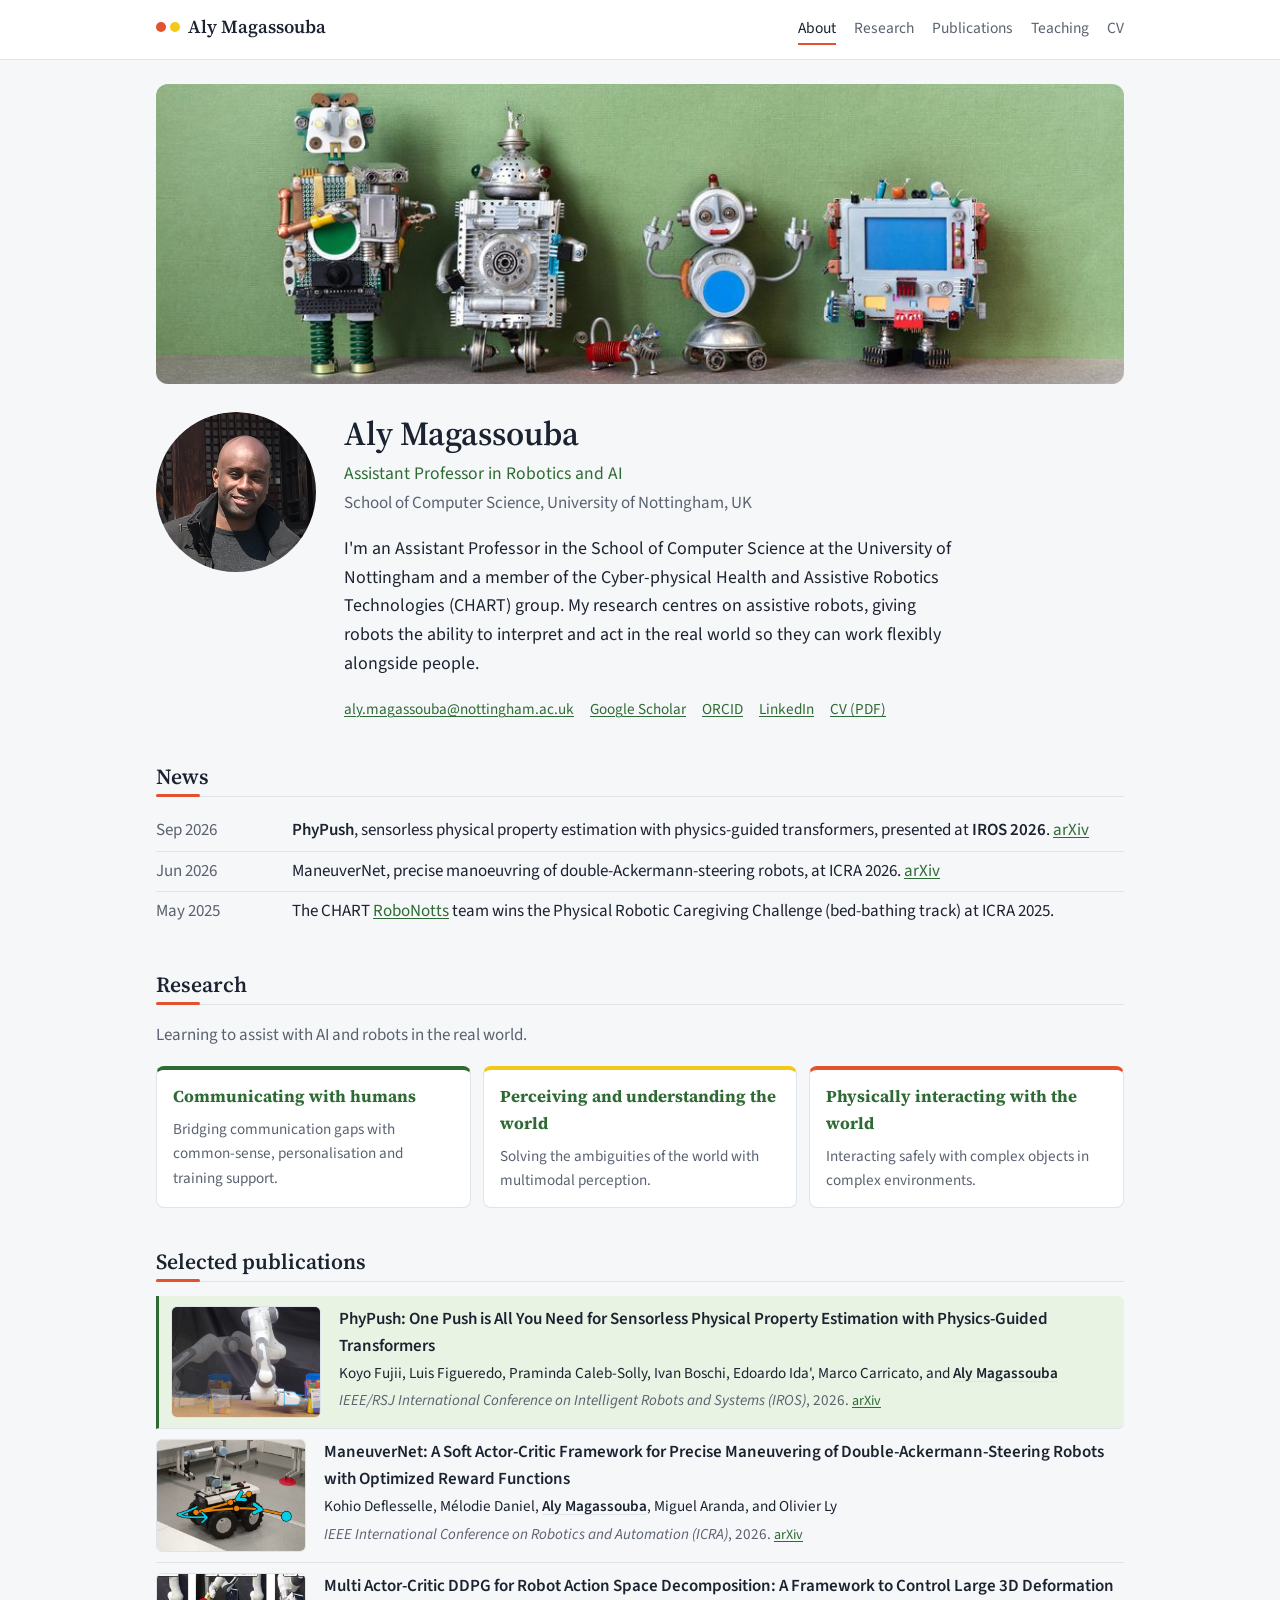
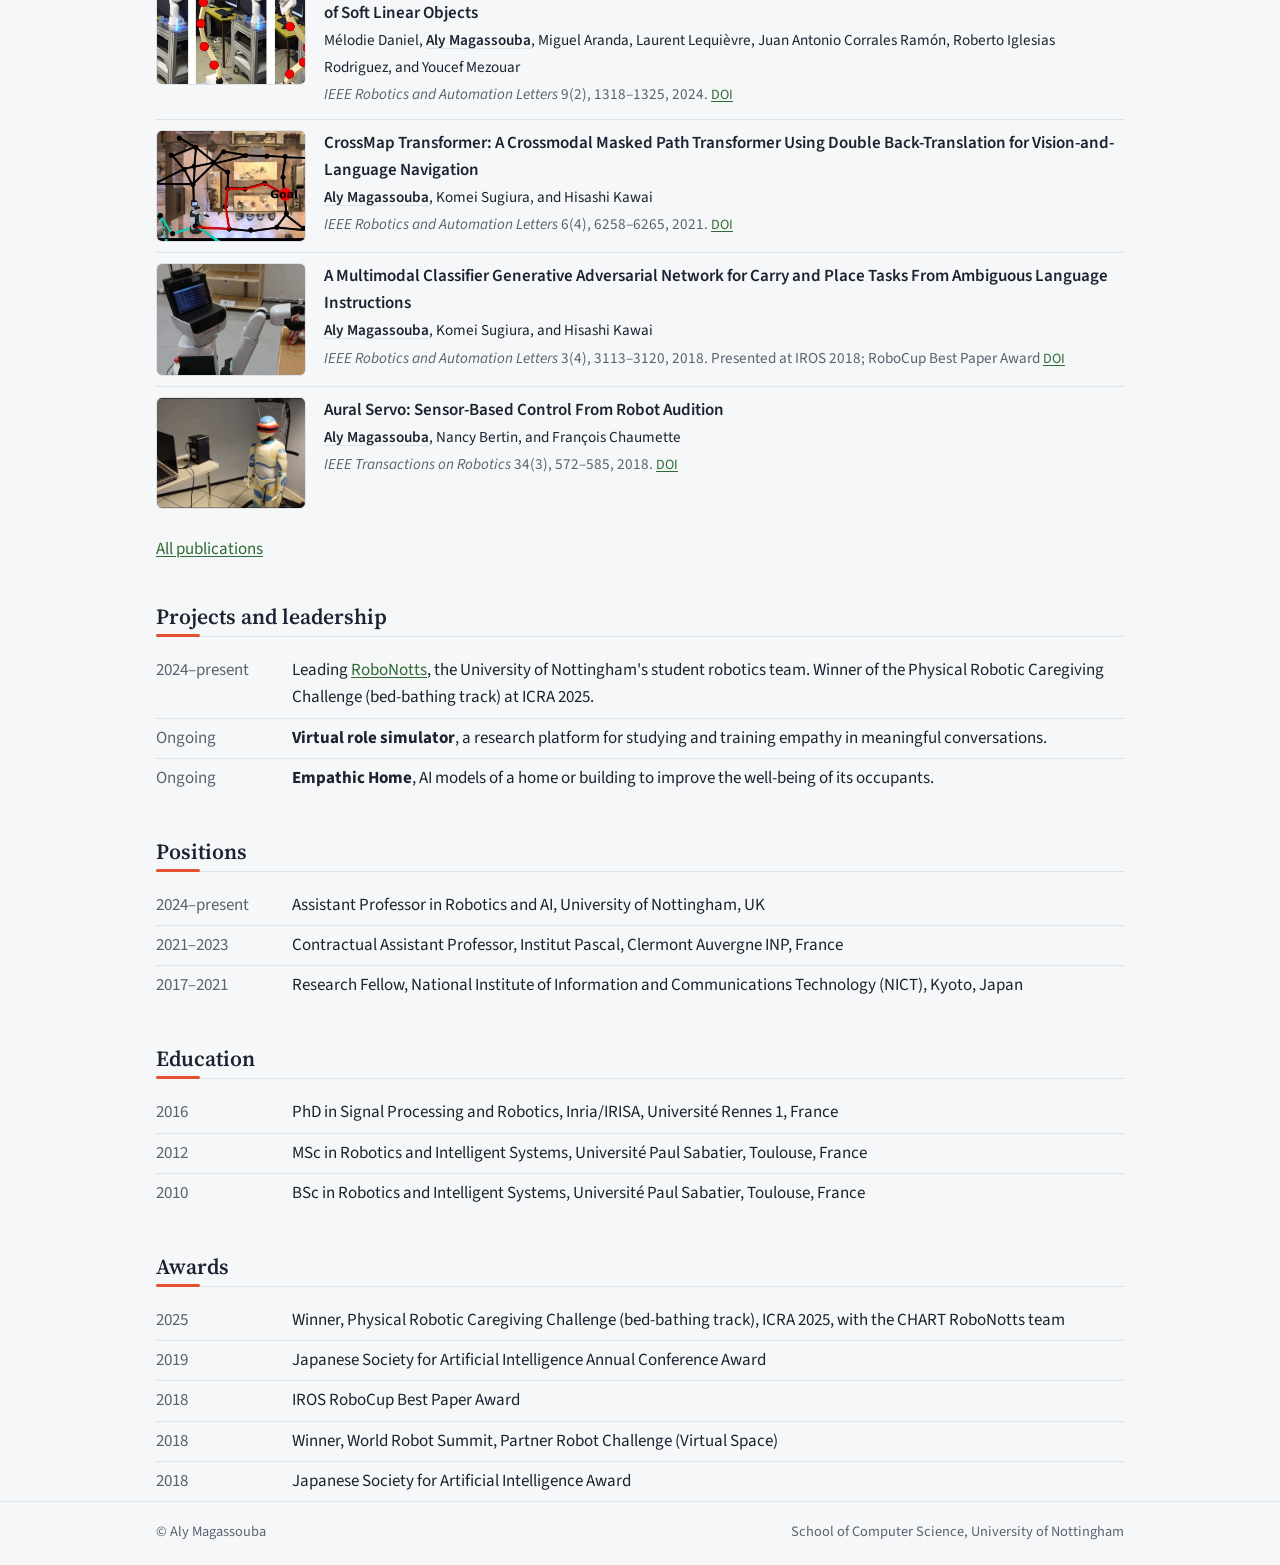
<file: index.html>
<!doctype html>
<html lang="en">
<head>
<meta charset="utf-8">
<meta name="viewport" content="width=device-width, initial-scale=1">
<title>Aly Magassouba</title>
<meta name="description" content="Aly Magassouba, Assistant Professor in Robotics and AI at the University of Nottingham: robot learning, assistive robotics, multimodal perception.">
<link rel="preconnect" href="https://fonts.googleapis.com">
<link rel="preconnect" href="https://fonts.gstatic.com" crossorigin>
<link rel="stylesheet" href="https://fonts.googleapis.com/css2?family=Source+Serif+4:opsz,wght@8..60,500;8..60,600&family=Source+Sans+3:wght@400;600&display=swap">
<link rel="stylesheet" href="assets/style.css">
<link rel="icon" href="assets/favicon.svg" type="image/svg+xml">
</head>
<body>
<header class="site-header">
  <div class="wrap header-inner">
    <a class="brand" href="index.html">Aly Magassouba</a>
    <nav class="nav" aria-label="Main">
      <a href="index.html" data-nav="about" aria-current="page">About</a>
      <a href="research.html" data-nav="research">Research</a>
      <a href="publications.html" data-nav="publications">Publications</a>
      <a href="teaching.html" data-nav="teaching">Teaching</a>
      <a href="cv.pdf" data-nav="cv">CV</a>
    </nav>
  </div>
</header>
<main class="wrap">
<figure class="banner"><img src="assets/banner-home.jpg" srcset="assets/banner-home-1000.jpg 1000w, assets/banner-home.jpg 2000w" sizes="(max-width: 1000px) 100vw, 968px" alt="" style="object-position: 50% 55%"></figure>
<section class="profile">
  <div class="portrait"><img src="assets/photo.png" alt="Aly Magassouba" width="160" height="160"></div>
  <div>
    <h1>Aly Magassouba</h1>
    <p class="role">Assistant Professor in Robotics and AI</p>
    <p class="affil">School of Computer Science, University of Nottingham, UK</p>
    <p class="lede">I'm an Assistant Professor in the School of Computer Science at the University of Nottingham and a member of the Cyber-physical Health and Assistive Robotics Technologies (CHART) group. My research centres on assistive robots, giving robots the ability to interpret and act in the real world so they can work flexibly alongside people.</p>
    <ul class="links-row">
      <li><a href="mailto:aly.magassouba@nottingham.ac.uk">aly.magassouba@nottingham.ac.uk</a></li>
      <li><a href="https://scholar.google.com/citations?user=JuYa_CcAAAAJ">Google Scholar</a></li>
      <li><a href="https://orcid.org/0000-0002-0895-5982">ORCID</a></li>
      <li><a href="https://www.linkedin.com/in/aly-magassouba-a8bb6161">LinkedIn</a></li>
      <li><a href="cv.pdf">CV (PDF)</a></li>
    </ul>
  </div>
</section>

<h2>News</h2>
<ul class="facts news">
  <li><span class="when">Sep 2026</span><span><strong>PhyPush</strong>, sensorless physical property estimation with physics-guided transformers, presented at <strong>IROS 2026</strong>. <a href="https://arxiv.org/abs/2605.26284">arXiv</a></span></li>
  <li><span class="when">Jun 2026</span><span>ManeuverNet, precise manoeuvring of double-Ackermann-steering robots, at ICRA 2026. <a href="https://arxiv.org/abs/2602.14726">arXiv</a></span></li>
  <li><span class="when">May 2025</span><span>The CHART <a href="https://robonotts.github.io/">RoboNotts</a> team wins the Physical Robotic Caregiving Challenge (bed-bathing track) at ICRA 2025.</span></li>
</ul>

<h2>Research</h2>
<p class="muted">Learning to assist with AI and robots in the real world.</p>
<div class="themes-grid">
  <a class="theme-card" href="research.html#communicate"><strong>Communicating with humans</strong><span>Bridging communication gaps with common-sense, personalisation and training support.</span></a>
  <a class="theme-card" href="research.html#perceive"><strong>Perceiving and understanding the world</strong><span>Solving the ambiguities of the world with multimodal perception.</span></a>
  <a class="theme-card" href="research.html#physical"><strong>Physically interacting with the world</strong><span>Interacting safely with complex objects in complex environments.</span></a>
</div>

<h2>Selected publications</h2>
<div class="selected">
<ol class="pubs compact">
<li class="pub has-thumb"><img class="thumb" src="assets/papers/fujii2026phypush.jpg" alt="" loading="lazy"><div><span class="title">PhyPush: One Push is All You Need for Sensorless Physical Property Estimation with Physics-Guided Transformers</span><br><span class="authors">Koyo Fujii, Luis Figueredo, Praminda Caleb-Solly, Ivan Boschi, Edoardo Ida&#x27;, Marco Carricato, and <span class="me">Aly Magassouba</span></span><br><span class="venue"><em>IEEE/RSJ International Conference on Intelligent Robots and Systems (IROS)</em>, 2026.</span> <span class="links"><a href="https://arxiv.org/abs/2605.26284">arXiv</a></span></div></li>
<li class="pub has-thumb"><img class="thumb" src="assets/papers/deflesselle2026maneuvernet.jpg" alt="" loading="lazy"><div><span class="title">ManeuverNet: A Soft Actor-Critic Framework for Precise Maneuvering of Double-Ackermann-Steering Robots with Optimized Reward Functions</span><br><span class="authors">Kohio Deflesselle, Mélodie Daniel, <span class="me">Aly Magassouba</span>, Miguel Aranda, and Olivier Ly</span><br><span class="venue"><em>IEEE International Conference on Robotics and Automation (ICRA)</em>, 2026.</span> <span class="links"><a href="https://arxiv.org/abs/2602.14726">arXiv</a></span></div></li>
<li class="pub has-thumb"><img class="thumb" src="assets/papers/daniel2024multi.jpg" alt="" loading="lazy"><div><span class="title">Multi Actor-Critic DDPG for Robot Action Space Decomposition: A Framework to Control Large 3D Deformation of Soft Linear Objects</span><br><span class="authors">Mélodie Daniel, <span class="me">Aly Magassouba</span>, Miguel Aranda, Laurent Lequièvre, Juan Antonio Corrales Ramón, Roberto Iglesias Rodriguez, and Youcef Mezouar</span><br><span class="venue"><em>IEEE Robotics and Automation Letters</em> 9(2), 1318–1325, 2024.</span> <span class="links"><a href="https://doi.org/10.1109/LRA.2023.3342672">DOI</a></span></div></li>
<li class="pub has-thumb"><img class="thumb" src="assets/papers/magassouba2021crossmap.jpg" alt="" loading="lazy"><div><span class="title">CrossMap Transformer: A Crossmodal Masked Path Transformer Using Double Back-Translation for Vision-and-Language Navigation</span><br><span class="authors"><span class="me">Aly Magassouba</span>, Komei Sugiura, and Hisashi Kawai</span><br><span class="venue"><em>IEEE Robotics and Automation Letters</em> 6(4), 6258–6265, 2021.</span> <span class="links"><a href="https://doi.org/10.1109/LRA.2021.3092686">DOI</a></span></div></li>
<li class="pub has-thumb"><img class="thumb" src="assets/papers/magassouba2018multimodal.jpg" alt="" loading="lazy"><div><span class="title">A Multimodal Classifier Generative Adversarial Network for Carry and Place Tasks From Ambiguous Language Instructions</span><br><span class="authors"><span class="me">Aly Magassouba</span>, Komei Sugiura, and Hisashi Kawai</span><br><span class="venue"><em>IEEE Robotics and Automation Letters</em> 3(4), 3113–3120, 2018.</span> <span class="note">Presented at IROS 2018; RoboCup Best Paper Award</span> <span class="links"><a href="https://doi.org/10.1109/LRA.2018.2849607">DOI</a></span></div></li>
<li class="pub has-thumb"><img class="thumb" src="assets/papers/magassouba2018aural.jpg" alt="" loading="lazy"><div><span class="title">Aural Servo: Sensor-Based Control From Robot Audition</span><br><span class="authors"><span class="me">Aly Magassouba</span>, Nancy Bertin, and François Chaumette</span><br><span class="venue"><em>IEEE Transactions on Robotics</em> 34(3), 572–585, 2018.</span> <span class="links"><a href="https://doi.org/10.1109/TRO.2018.2805310">DOI</a></span></div></li>
</ol>
</div>
<p><a href="publications.html">All publications</a></p>

<h2>Projects and leadership</h2>
<ul class="facts">
  <li><span class="when">2024&ndash;present</span><span>Leading <a href="https://robonotts.github.io/">RoboNotts</a>, the University of Nottingham's student robotics team. Winner of the Physical Robotic Caregiving Challenge (bed-bathing track) at ICRA 2025.</span></li>
  <li><span class="when">Ongoing</span><span><strong>Virtual role simulator</strong>, a research platform for studying and training empathy in meaningful conversations.</span></li>
  <li><span class="when">Ongoing</span><span><strong>Empathic Home</strong>, AI models of a home or building to improve the well-being of its occupants.</span></li>
</ul>

<h2>Positions</h2>
<ul class="facts">
  <li><span class="when">2024&ndash;present</span><span>Assistant Professor in Robotics and AI, University of Nottingham, UK</span></li>
  <li><span class="when">2021&ndash;2023</span><span>Contractual Assistant Professor, Institut Pascal, Clermont Auvergne INP, France</span></li>
  <li><span class="when">2017&ndash;2021</span><span>Research Fellow, National Institute of Information and Communications Technology (NICT), Kyoto, Japan</span></li>
</ul>

<h2>Education</h2>
<ul class="facts">
  <li><span class="when">2016</span><span>PhD in Signal Processing and Robotics, Inria/IRISA, Université Rennes 1, France</span></li>
  <li><span class="when">2012</span><span>MSc in Robotics and Intelligent Systems, Université Paul Sabatier, Toulouse, France</span></li>
  <li><span class="when">2010</span><span>BSc in Robotics and Intelligent Systems, Université Paul Sabatier, Toulouse, France</span></li>
</ul>

<h2>Awards</h2>
<ul class="facts">
  <li><span class="when">2025</span><span>Winner, Physical Robotic Caregiving Challenge (bed-bathing track), ICRA 2025, with the CHART RoboNotts team</span></li>
  <li><span class="when">2019</span><span>Japanese Society for Artificial Intelligence Annual Conference Award</span></li>
  <li><span class="when">2018</span><span>IROS RoboCup Best Paper Award</span></li>
  <li><span class="when">2018</span><span>Winner, World Robot Summit, Partner Robot Challenge (Virtual Space)</span></li>
  <li><span class="when">2018</span><span>Japanese Society for Artificial Intelligence Award</span></li>
</ul>

</main>
<footer class="site-footer">
  <div class="wrap">
    <span>&copy; Aly Magassouba</span>
    <span>School of Computer Science, University of Nottingham</span>
  </div>
</footer>
</body>
</html>
</file>
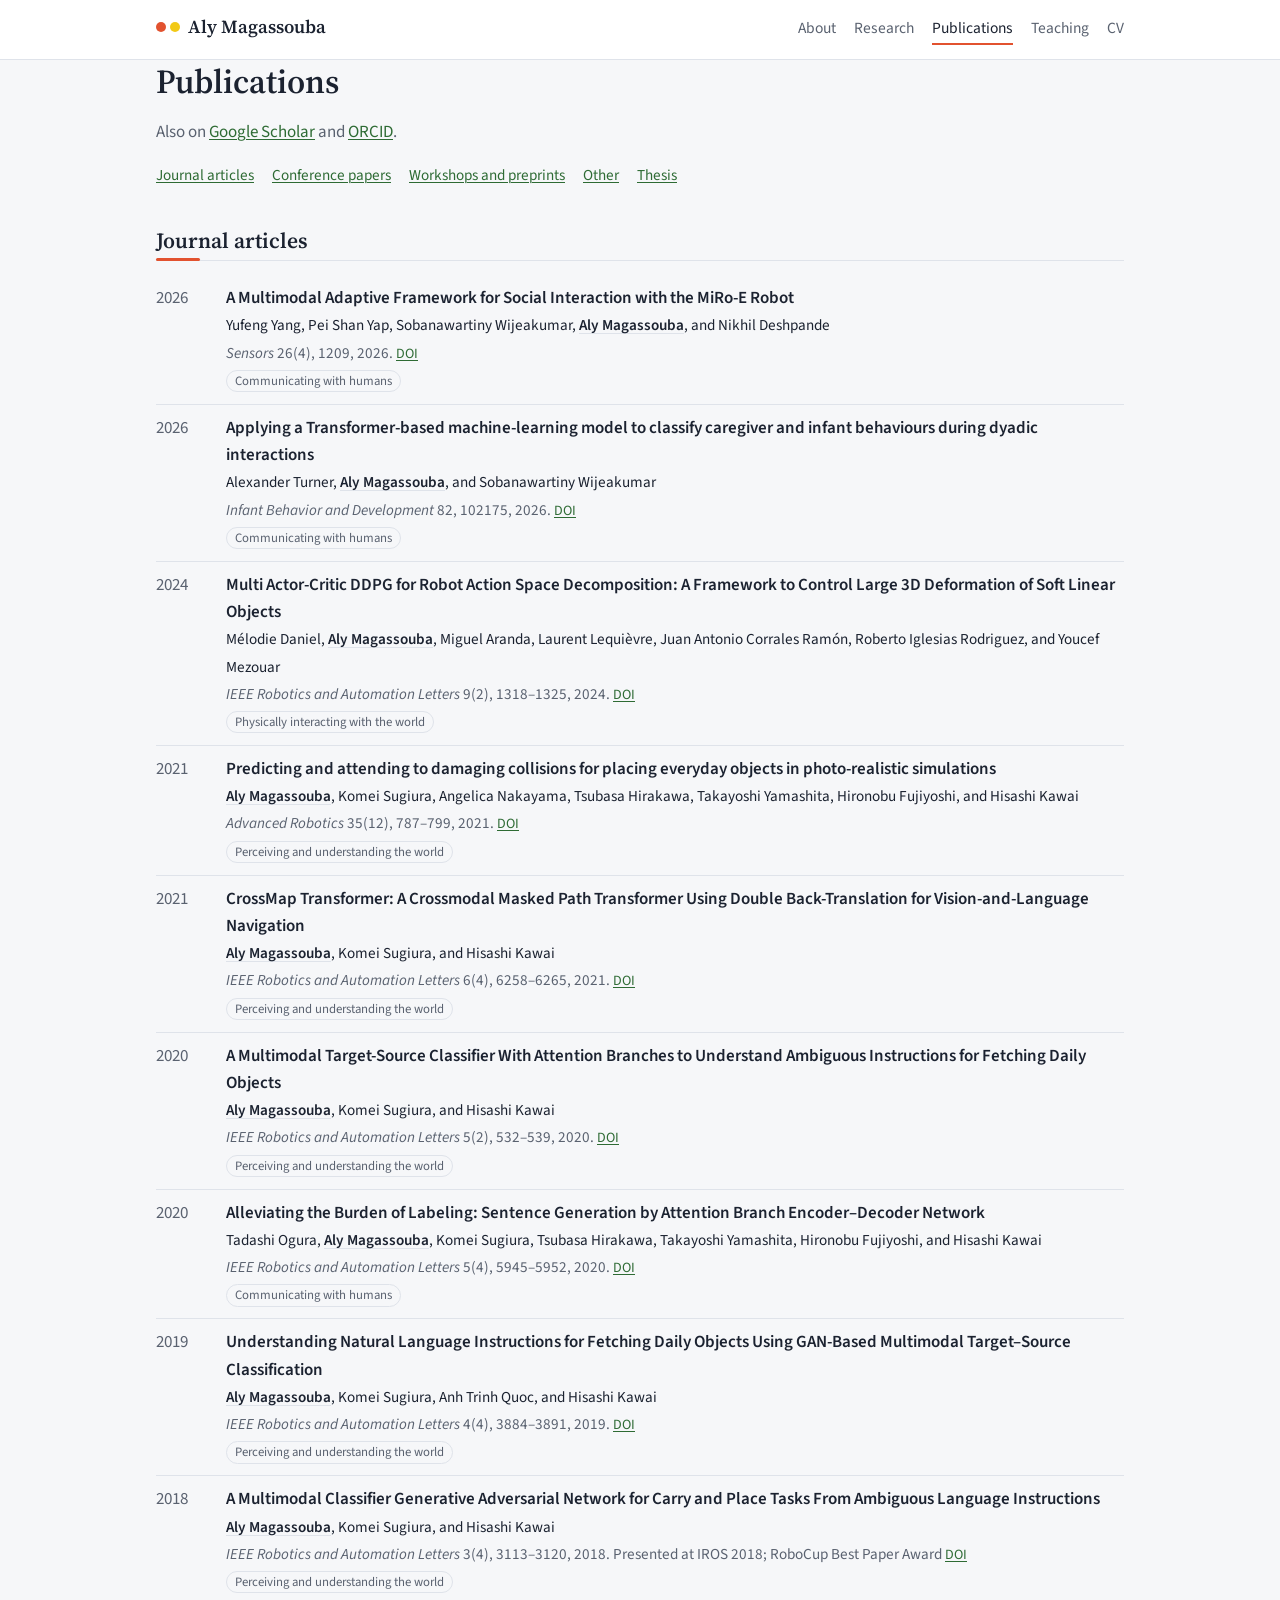
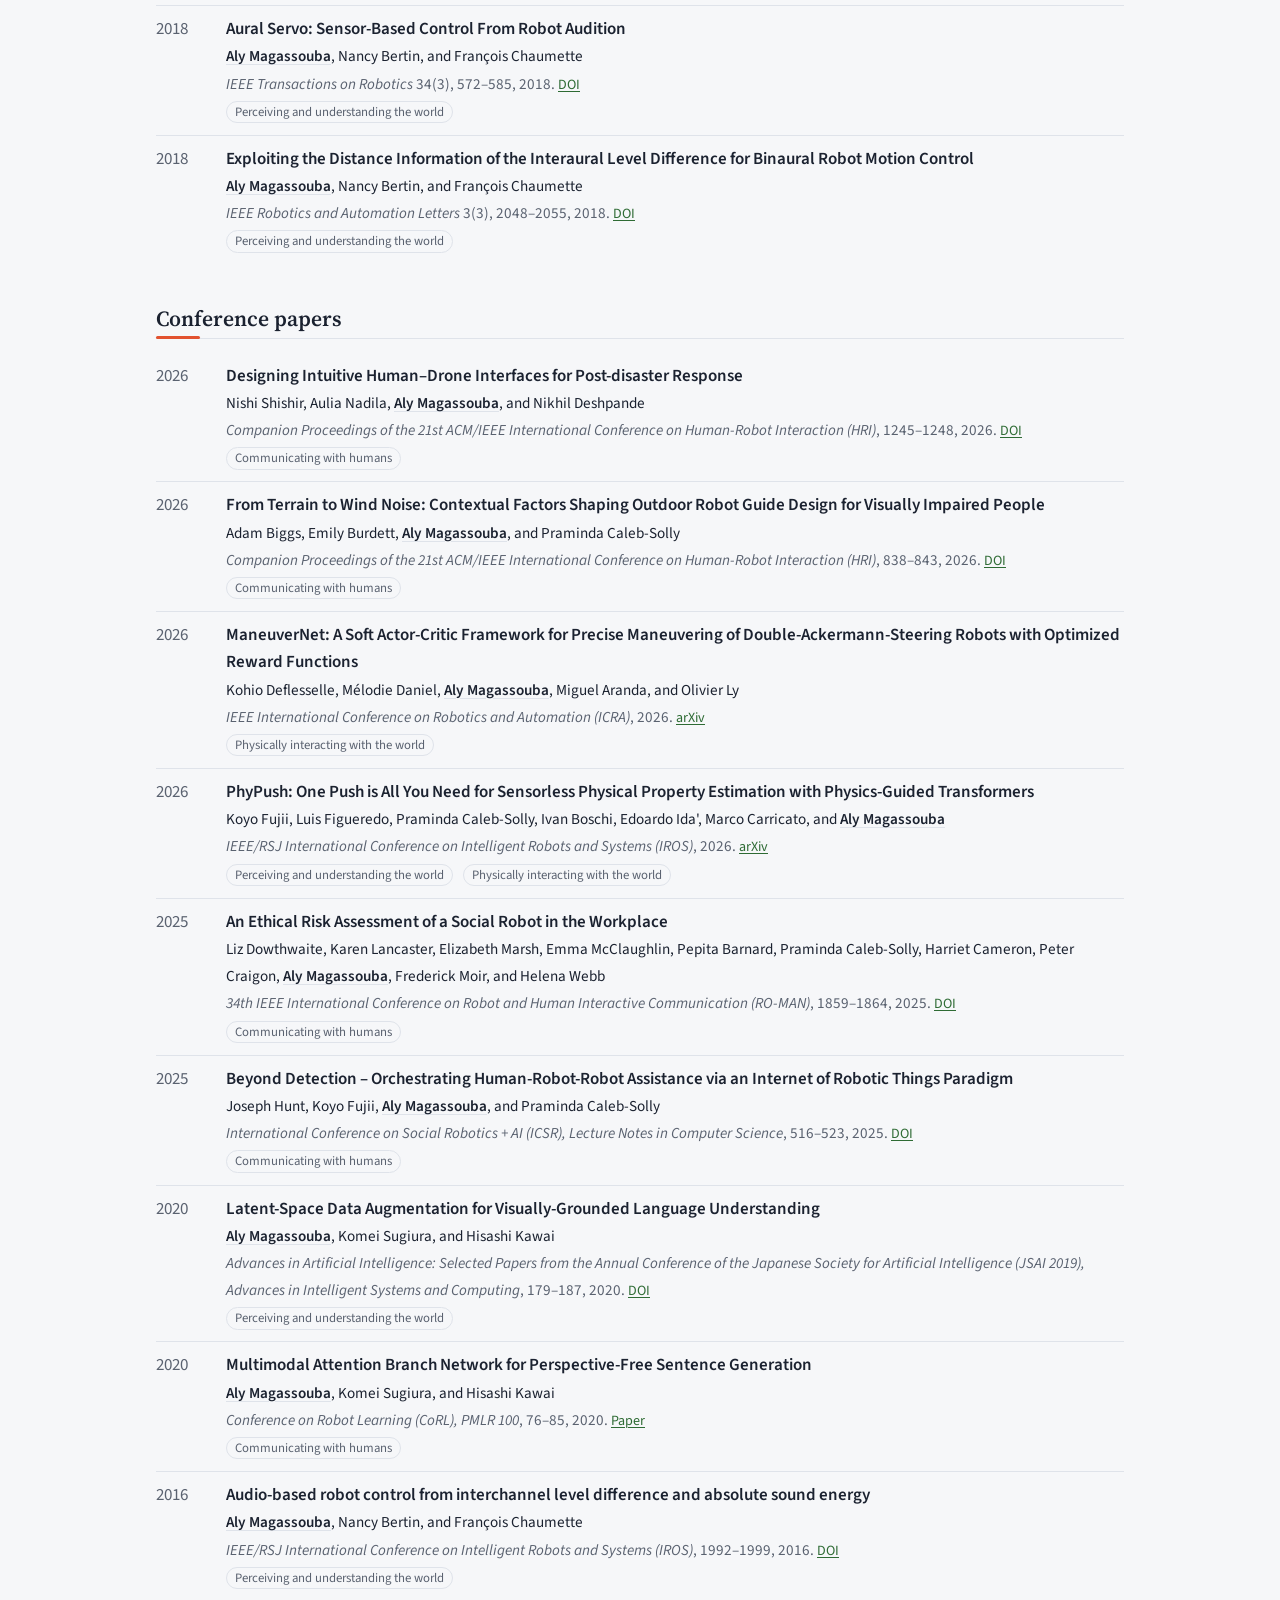
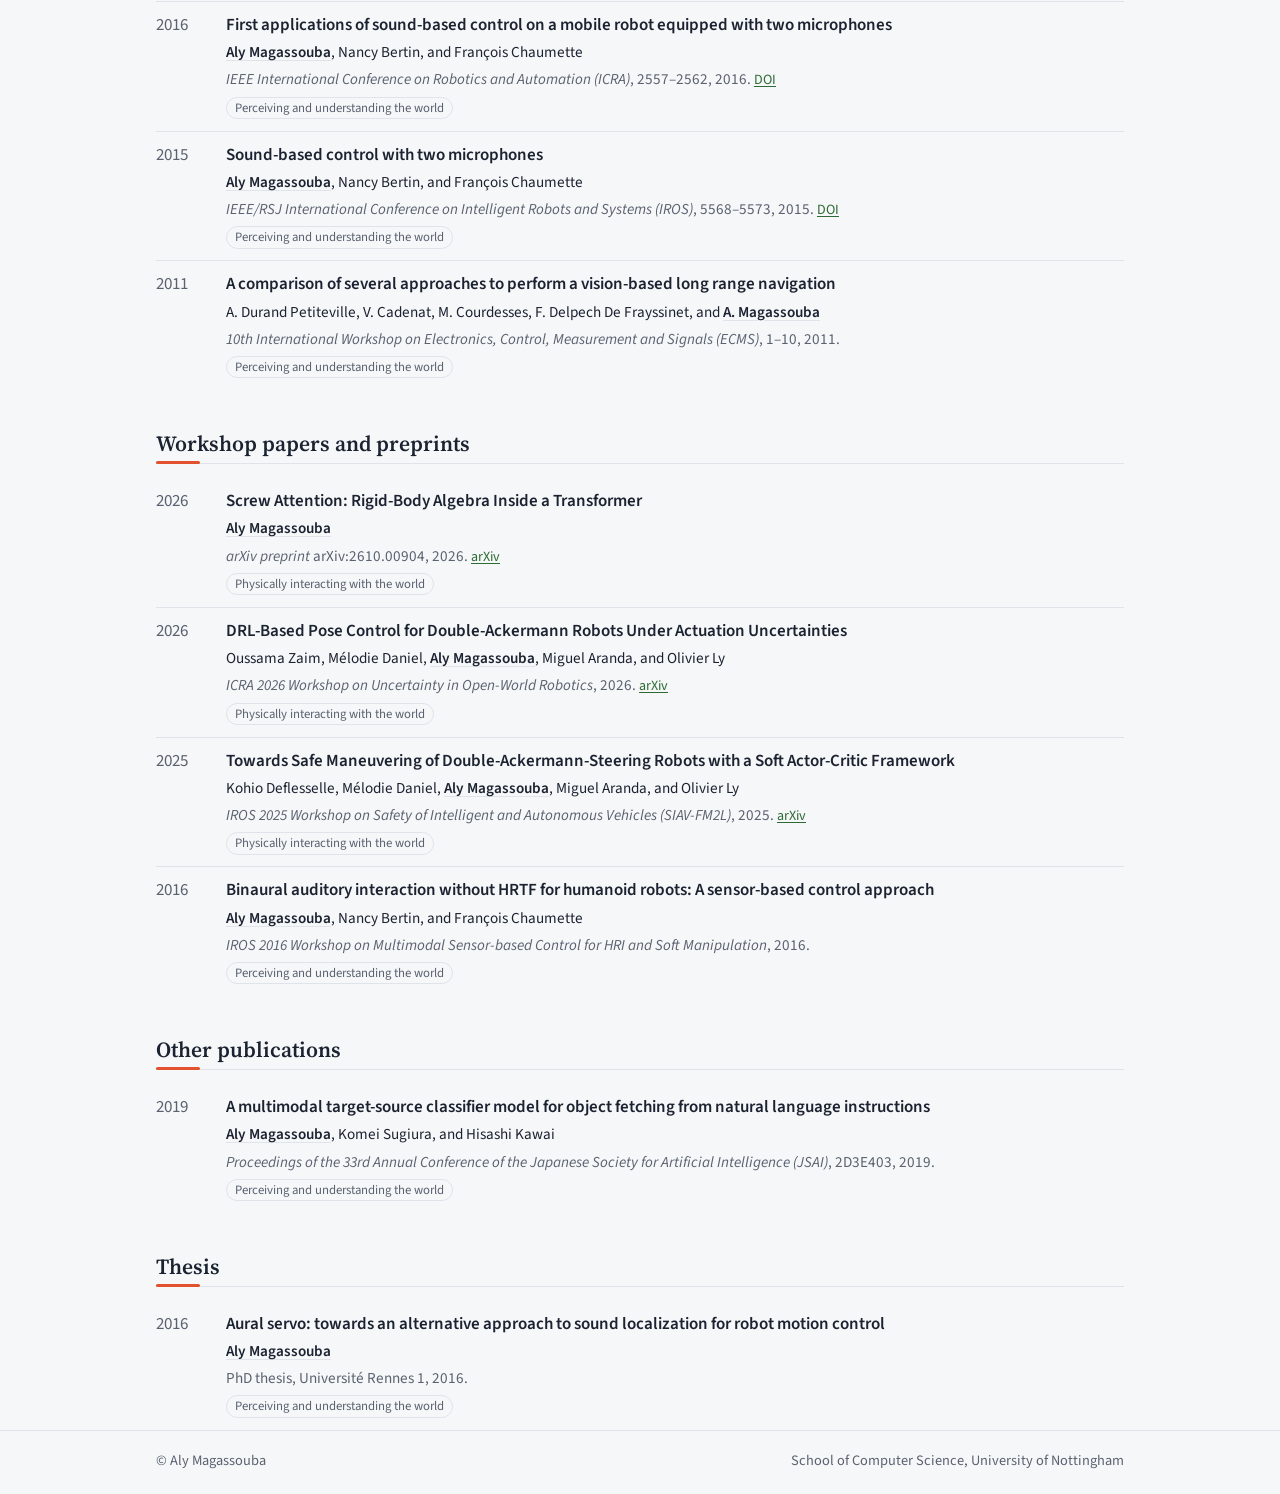
<file: publications.html>
<!doctype html>
<html lang="en">
<head>
<meta charset="utf-8">
<meta name="viewport" content="width=device-width, initial-scale=1">
<title>Publications | Aly Magassouba</title>
<meta name="description" content="Aly Magassouba, Assistant Professor in Robotics and AI at the University of Nottingham: robot learning, assistive robotics, multimodal perception.">
<link rel="preconnect" href="https://fonts.googleapis.com">
<link rel="preconnect" href="https://fonts.gstatic.com" crossorigin>
<link rel="stylesheet" href="https://fonts.googleapis.com/css2?family=Source+Serif+4:opsz,wght@8..60,500;8..60,600&family=Source+Sans+3:wght@400;600&display=swap">
<link rel="stylesheet" href="assets/style.css">
<link rel="icon" href="assets/favicon.svg" type="image/svg+xml">
</head>
<body>
<header class="site-header">
  <div class="wrap header-inner">
    <a class="brand" href="index.html">Aly Magassouba</a>
    <nav class="nav" aria-label="Main">
      <a href="index.html" data-nav="about">About</a>
      <a href="research.html" data-nav="research">Research</a>
      <a href="publications.html" data-nav="publications" aria-current="page">Publications</a>
      <a href="teaching.html" data-nav="teaching">Teaching</a>
      <a href="cv.pdf" data-nav="cv">CV</a>
    </nav>
  </div>
</header>
<main class="wrap">
<h1>Publications</h1>
<p class="muted">Also on <a href="https://scholar.google.com/citations?user=JuYa_CcAAAAJ">Google Scholar</a> and <a href="https://orcid.org/0000-0002-0895-5982">ORCID</a>.</p>
<p class="toc"><a href="#journal">Journal articles</a><a href="#conference">Conference papers</a><a href="#workshop">Workshops and preprints</a><a href="#other">Other</a><a href="#thesis">Thesis</a></p>
<h2 id="journal">Journal articles</h2>
<ol class="pubs">
<li class="pub"><span class="year">2026</span><div><span class="title">A Multimodal Adaptive Framework for Social Interaction with the MiRo-E Robot</span><br><span class="authors">Yufeng Yang, Pei Shan Yap, Sobanawartiny Wijeakumar, <span class="me">Aly Magassouba</span>, and Nikhil Deshpande</span><br><span class="venue"><em>Sensors</em> 26(4), 1209, 2026.</span> <span class="links"><a href="https://doi.org/10.3390/s26041209">DOI</a></span><br><span class="themes"><a class="theme-tag" href="research.html#communicate">Communicating with humans</a></span></div></li>
<li class="pub"><span class="year">2026</span><div><span class="title">Applying a Transformer-based machine-learning model to classify caregiver and infant behaviours during dyadic interactions</span><br><span class="authors">Alexander Turner, <span class="me">Aly Magassouba</span>, and Sobanawartiny Wijeakumar</span><br><span class="venue"><em>Infant Behavior and Development</em> 82, 102175, 2026.</span> <span class="links"><a href="https://doi.org/10.1016/j.infbeh.2025.102175">DOI</a></span><br><span class="themes"><a class="theme-tag" href="research.html#communicate">Communicating with humans</a></span></div></li>
<li class="pub"><span class="year">2024</span><div><span class="title">Multi Actor-Critic DDPG for Robot Action Space Decomposition: A Framework to Control Large 3D Deformation of Soft Linear Objects</span><br><span class="authors">Mélodie Daniel, <span class="me">Aly Magassouba</span>, Miguel Aranda, Laurent Lequièvre, Juan Antonio Corrales Ramón, Roberto Iglesias Rodriguez, and Youcef Mezouar</span><br><span class="venue"><em>IEEE Robotics and Automation Letters</em> 9(2), 1318–1325, 2024.</span> <span class="links"><a href="https://doi.org/10.1109/LRA.2023.3342672">DOI</a></span><br><span class="themes"><a class="theme-tag" href="research.html#physical">Physically interacting with the world</a></span></div></li>
<li class="pub"><span class="year">2021</span><div><span class="title">Predicting and attending to damaging collisions for placing everyday objects in photo-realistic simulations</span><br><span class="authors"><span class="me">Aly Magassouba</span>, Komei Sugiura, Angelica Nakayama, Tsubasa Hirakawa, Takayoshi Yamashita, Hironobu Fujiyoshi, and Hisashi Kawai</span><br><span class="venue"><em>Advanced Robotics</em> 35(12), 787–799, 2021.</span> <span class="links"><a href="https://doi.org/10.1080/01691864.2021.1913446">DOI</a></span><br><span class="themes"><a class="theme-tag" href="research.html#perceive">Perceiving and understanding the world</a></span></div></li>
<li class="pub"><span class="year">2021</span><div><span class="title">CrossMap Transformer: A Crossmodal Masked Path Transformer Using Double Back-Translation for Vision-and-Language Navigation</span><br><span class="authors"><span class="me">Aly Magassouba</span>, Komei Sugiura, and Hisashi Kawai</span><br><span class="venue"><em>IEEE Robotics and Automation Letters</em> 6(4), 6258–6265, 2021.</span> <span class="links"><a href="https://doi.org/10.1109/LRA.2021.3092686">DOI</a></span><br><span class="themes"><a class="theme-tag" href="research.html#perceive">Perceiving and understanding the world</a></span></div></li>
<li class="pub"><span class="year">2020</span><div><span class="title">A Multimodal Target-Source Classifier With Attention Branches to Understand Ambiguous Instructions for Fetching Daily Objects</span><br><span class="authors"><span class="me">Aly Magassouba</span>, Komei Sugiura, and Hisashi Kawai</span><br><span class="venue"><em>IEEE Robotics and Automation Letters</em> 5(2), 532–539, 2020.</span> <span class="links"><a href="https://doi.org/10.1109/LRA.2019.2963649">DOI</a></span><br><span class="themes"><a class="theme-tag" href="research.html#perceive">Perceiving and understanding the world</a></span></div></li>
<li class="pub"><span class="year">2020</span><div><span class="title">Alleviating the Burden of Labeling: Sentence Generation by Attention Branch Encoder–Decoder Network</span><br><span class="authors">Tadashi Ogura, <span class="me">Aly Magassouba</span>, Komei Sugiura, Tsubasa Hirakawa, Takayoshi Yamashita, Hironobu Fujiyoshi, and Hisashi Kawai</span><br><span class="venue"><em>IEEE Robotics and Automation Letters</em> 5(4), 5945–5952, 2020.</span> <span class="links"><a href="https://doi.org/10.1109/LRA.2020.3010735">DOI</a></span><br><span class="themes"><a class="theme-tag" href="research.html#communicate">Communicating with humans</a></span></div></li>
<li class="pub"><span class="year">2019</span><div><span class="title">Understanding Natural Language Instructions for Fetching Daily Objects Using GAN-Based Multimodal Target–Source Classification</span><br><span class="authors"><span class="me">Aly Magassouba</span>, Komei Sugiura, Anh Trinh Quoc, and Hisashi Kawai</span><br><span class="venue"><em>IEEE Robotics and Automation Letters</em> 4(4), 3884–3891, 2019.</span> <span class="links"><a href="https://doi.org/10.1109/LRA.2019.2926223">DOI</a></span><br><span class="themes"><a class="theme-tag" href="research.html#perceive">Perceiving and understanding the world</a></span></div></li>
<li class="pub"><span class="year">2018</span><div><span class="title">A Multimodal Classifier Generative Adversarial Network for Carry and Place Tasks From Ambiguous Language Instructions</span><br><span class="authors"><span class="me">Aly Magassouba</span>, Komei Sugiura, and Hisashi Kawai</span><br><span class="venue"><em>IEEE Robotics and Automation Letters</em> 3(4), 3113–3120, 2018.</span> <span class="note">Presented at IROS 2018; RoboCup Best Paper Award</span> <span class="links"><a href="https://doi.org/10.1109/LRA.2018.2849607">DOI</a></span><br><span class="themes"><a class="theme-tag" href="research.html#perceive">Perceiving and understanding the world</a></span></div></li>
<li class="pub"><span class="year">2018</span><div><span class="title">Aural Servo: Sensor-Based Control From Robot Audition</span><br><span class="authors"><span class="me">Aly Magassouba</span>, Nancy Bertin, and François Chaumette</span><br><span class="venue"><em>IEEE Transactions on Robotics</em> 34(3), 572–585, 2018.</span> <span class="links"><a href="https://doi.org/10.1109/TRO.2018.2805310">DOI</a></span><br><span class="themes"><a class="theme-tag" href="research.html#perceive">Perceiving and understanding the world</a></span></div></li>
<li class="pub"><span class="year">2018</span><div><span class="title">Exploiting the Distance Information of the Interaural Level Difference for Binaural Robot Motion Control</span><br><span class="authors"><span class="me">Aly Magassouba</span>, Nancy Bertin, and François Chaumette</span><br><span class="venue"><em>IEEE Robotics and Automation Letters</em> 3(3), 2048–2055, 2018.</span> <span class="links"><a href="https://doi.org/10.1109/LRA.2018.2806560">DOI</a></span><br><span class="themes"><a class="theme-tag" href="research.html#perceive">Perceiving and understanding the world</a></span></div></li>
</ol>
<h2 id="conference">Conference papers</h2>
<ol class="pubs">
<li class="pub"><span class="year">2026</span><div><span class="title">Designing Intuitive Human–Drone Interfaces for Post-disaster Response</span><br><span class="authors">Nishi Shishir, Aulia Nadila, <span class="me">Aly Magassouba</span>, and Nikhil Deshpande</span><br><span class="venue"><em>Companion Proceedings of the 21st ACM/IEEE International Conference on Human-Robot Interaction (HRI)</em>, 1245–1248, 2026.</span> <span class="links"><a href="https://doi.org/10.1145/3776734.3794606">DOI</a></span><br><span class="themes"><a class="theme-tag" href="research.html#communicate">Communicating with humans</a></span></div></li>
<li class="pub"><span class="year">2026</span><div><span class="title">From Terrain to Wind Noise: Contextual Factors Shaping Outdoor Robot Guide Design for Visually Impaired People</span><br><span class="authors">Adam Biggs, Emily Burdett, <span class="me">Aly Magassouba</span>, and Praminda Caleb-Solly</span><br><span class="venue"><em>Companion Proceedings of the 21st ACM/IEEE International Conference on Human-Robot Interaction (HRI)</em>, 838–843, 2026.</span> <span class="links"><a href="https://doi.org/10.1145/3776734.3794513">DOI</a></span><br><span class="themes"><a class="theme-tag" href="research.html#communicate">Communicating with humans</a></span></div></li>
<li class="pub"><span class="year">2026</span><div><span class="title">ManeuverNet: A Soft Actor-Critic Framework for Precise Maneuvering of Double-Ackermann-Steering Robots with Optimized Reward Functions</span><br><span class="authors">Kohio Deflesselle, Mélodie Daniel, <span class="me">Aly Magassouba</span>, Miguel Aranda, and Olivier Ly</span><br><span class="venue"><em>IEEE International Conference on Robotics and Automation (ICRA)</em>, 2026.</span> <span class="links"><a href="https://arxiv.org/abs/2602.14726">arXiv</a></span><br><span class="themes"><a class="theme-tag" href="research.html#physical">Physically interacting with the world</a></span></div></li>
<li class="pub"><span class="year">2026</span><div><span class="title">PhyPush: One Push is All You Need for Sensorless Physical Property Estimation with Physics-Guided Transformers</span><br><span class="authors">Koyo Fujii, Luis Figueredo, Praminda Caleb-Solly, Ivan Boschi, Edoardo Ida&#x27;, Marco Carricato, and <span class="me">Aly Magassouba</span></span><br><span class="venue"><em>IEEE/RSJ International Conference on Intelligent Robots and Systems (IROS)</em>, 2026.</span> <span class="links"><a href="https://arxiv.org/abs/2605.26284">arXiv</a></span><br><span class="themes"><a class="theme-tag" href="research.html#perceive">Perceiving and understanding the world</a> <a class="theme-tag" href="research.html#physical">Physically interacting with the world</a></span></div></li>
<li class="pub"><span class="year">2025</span><div><span class="title">An Ethical Risk Assessment of a Social Robot in the Workplace</span><br><span class="authors">Liz Dowthwaite, Karen Lancaster, Elizabeth Marsh, Emma McClaughlin, Pepita Barnard, Praminda Caleb-Solly, Harriet Cameron, Peter Craigon, <span class="me">Aly Magassouba</span>, Frederick Moir, and Helena Webb</span><br><span class="venue"><em>34th IEEE International Conference on Robot and Human Interactive Communication (RO-MAN)</em>, 1859–1864, 2025.</span> <span class="links"><a href="https://doi.org/10.1109/RO-MAN63969.2025.11217608">DOI</a></span><br><span class="themes"><a class="theme-tag" href="research.html#communicate">Communicating with humans</a></span></div></li>
<li class="pub"><span class="year">2025</span><div><span class="title">Beyond Detection – Orchestrating Human-Robot-Robot Assistance via an Internet of Robotic Things Paradigm</span><br><span class="authors">Joseph Hunt, Koyo Fujii, <span class="me">Aly Magassouba</span>, and Praminda Caleb-Solly</span><br><span class="venue"><em>International Conference on Social Robotics + AI (ICSR), Lecture Notes in Computer Science</em>, 516–523, 2025.</span> <span class="links"><a href="https://doi.org/10.1007/978-981-95-2379-5_40">DOI</a></span><br><span class="themes"><a class="theme-tag" href="research.html#communicate">Communicating with humans</a></span></div></li>
<li class="pub"><span class="year">2020</span><div><span class="title">Latent-Space Data Augmentation for Visually-Grounded Language Understanding</span><br><span class="authors"><span class="me">Aly Magassouba</span>, Komei Sugiura, and Hisashi Kawai</span><br><span class="venue"><em>Advances in Artificial Intelligence: Selected Papers from the Annual Conference of the Japanese Society for Artificial Intelligence (JSAI 2019), Advances in Intelligent Systems and Computing</em>, 179–187, 2020.</span> <span class="links"><a href="https://doi.org/10.1007/978-3-030-39878-1_17">DOI</a></span><br><span class="themes"><a class="theme-tag" href="research.html#perceive">Perceiving and understanding the world</a></span></div></li>
<li class="pub"><span class="year">2020</span><div><span class="title">Multimodal Attention Branch Network for Perspective-Free Sentence Generation</span><br><span class="authors"><span class="me">Aly Magassouba</span>, Komei Sugiura, and Hisashi Kawai</span><br><span class="venue"><em>Conference on Robot Learning (CoRL), PMLR 100</em>, 76–85, 2020.</span> <span class="links"><a href="https://proceedings.mlr.press/v100/magassouba20a.html">Paper</a></span><br><span class="themes"><a class="theme-tag" href="research.html#communicate">Communicating with humans</a></span></div></li>
<li class="pub"><span class="year">2016</span><div><span class="title">Audio-based robot control from interchannel level difference and absolute sound energy</span><br><span class="authors"><span class="me">Aly Magassouba</span>, Nancy Bertin, and François Chaumette</span><br><span class="venue"><em>IEEE/RSJ International Conference on Intelligent Robots and Systems (IROS)</em>, 1992–1999, 2016.</span> <span class="links"><a href="https://doi.org/10.1109/IROS.2016.7759314">DOI</a></span><br><span class="themes"><a class="theme-tag" href="research.html#perceive">Perceiving and understanding the world</a></span></div></li>
<li class="pub"><span class="year">2016</span><div><span class="title">First applications of sound-based control on a mobile robot equipped with two microphones</span><br><span class="authors"><span class="me">Aly Magassouba</span>, Nancy Bertin, and François Chaumette</span><br><span class="venue"><em>IEEE International Conference on Robotics and Automation (ICRA)</em>, 2557–2562, 2016.</span> <span class="links"><a href="https://doi.org/10.1109/ICRA.2016.7487411">DOI</a></span><br><span class="themes"><a class="theme-tag" href="research.html#perceive">Perceiving and understanding the world</a></span></div></li>
<li class="pub"><span class="year">2015</span><div><span class="title">Sound-based control with two microphones</span><br><span class="authors"><span class="me">Aly Magassouba</span>, Nancy Bertin, and François Chaumette</span><br><span class="venue"><em>IEEE/RSJ International Conference on Intelligent Robots and Systems (IROS)</em>, 5568–5573, 2015.</span> <span class="links"><a href="https://doi.org/10.1109/IROS.2015.7354166">DOI</a></span><br><span class="themes"><a class="theme-tag" href="research.html#perceive">Perceiving and understanding the world</a></span></div></li>
<li class="pub"><span class="year">2011</span><div><span class="title">A comparison of several approaches to perform a vision-based long range navigation</span><br><span class="authors">A. Durand Petiteville, V. Cadenat, M. Courdesses, F. Delpech De Frayssinet, and <span class="me">A. Magassouba</span></span><br><span class="venue"><em>10th International Workshop on Electronics, Control, Measurement and Signals (ECMS)</em>, 1–10, 2011.</span> <span class="links"></span><br><span class="themes"><a class="theme-tag" href="research.html#perceive">Perceiving and understanding the world</a></span></div></li>
</ol>
<h2 id="workshop">Workshop papers and preprints</h2>
<ol class="pubs">
<li class="pub"><span class="year">2026</span><div><span class="title">Screw Attention: Rigid-Body Algebra Inside a Transformer</span><br><span class="authors"><span class="me">Aly Magassouba</span></span><br><span class="venue"><em>arXiv preprint</em> arXiv:2610.00904, 2026.</span> <span class="links"><a href="https://arxiv.org/abs/2610.00904">arXiv</a></span><br><span class="themes"><a class="theme-tag" href="research.html#physical">Physically interacting with the world</a></span></div></li>
<li class="pub"><span class="year">2026</span><div><span class="title">DRL-Based Pose Control for Double-Ackermann Robots Under Actuation Uncertainties</span><br><span class="authors">Oussama Zaim, Mélodie Daniel, <span class="me">Aly Magassouba</span>, Miguel Aranda, and Olivier Ly</span><br><span class="venue"><em>ICRA 2026 Workshop on Uncertainty in Open-World Robotics</em>, 2026.</span> <span class="links"><a href="https://arxiv.org/abs/2606.00313">arXiv</a></span><br><span class="themes"><a class="theme-tag" href="research.html#physical">Physically interacting with the world</a></span></div></li>
<li class="pub"><span class="year">2025</span><div><span class="title">Towards Safe Maneuvering of Double-Ackermann-Steering Robots with a Soft Actor-Critic Framework</span><br><span class="authors">Kohio Deflesselle, Mélodie Daniel, <span class="me">Aly Magassouba</span>, Miguel Aranda, and Olivier Ly</span><br><span class="venue"><em>IROS 2025 Workshop on Safety of Intelligent and Autonomous Vehicles (SIAV-FM2L)</em>, 2025.</span> <span class="links"><a href="https://arxiv.org/abs/2510.10332">arXiv</a></span><br><span class="themes"><a class="theme-tag" href="research.html#physical">Physically interacting with the world</a></span></div></li>
<li class="pub"><span class="year">2016</span><div><span class="title">Binaural auditory interaction without HRTF for humanoid robots: A sensor-based control approach</span><br><span class="authors"><span class="me">Aly Magassouba</span>, Nancy Bertin, and François Chaumette</span><br><span class="venue"><em>IROS 2016 Workshop on Multimodal Sensor-based Control for HRI and Soft Manipulation</em>, 2016.</span> <span class="links"></span><br><span class="themes"><a class="theme-tag" href="research.html#perceive">Perceiving and understanding the world</a></span></div></li>
</ol>
<h2 id="other">Other publications</h2>
<ol class="pubs">
<li class="pub"><span class="year">2019</span><div><span class="title">A multimodal target-source classifier model for object fetching from natural language instructions</span><br><span class="authors"><span class="me">Aly Magassouba</span>, Komei Sugiura, and Hisashi Kawai</span><br><span class="venue"><em>Proceedings of the 33rd Annual Conference of the Japanese Society for Artificial Intelligence (JSAI)</em>, 2D3E403, 2019.</span> <span class="links"></span><br><span class="themes"><a class="theme-tag" href="research.html#perceive">Perceiving and understanding the world</a></span></div></li>
</ol>
<h2 id="thesis">Thesis</h2>
<ol class="pubs">
<li class="pub"><span class="year">2016</span><div><span class="title">Aural servo: towards an alternative approach to sound localization for robot motion control</span><br><span class="authors"><span class="me">Aly Magassouba</span></span><br><span class="venue">PhD thesis, Université Rennes 1, 2016.</span> <span class="links"></span><br><span class="themes"><a class="theme-tag" href="research.html#perceive">Perceiving and understanding the world</a></span></div></li>
</ol>

</main>
<footer class="site-footer">
  <div class="wrap">
    <span>&copy; Aly Magassouba</span>
    <span>School of Computer Science, University of Nottingham</span>
  </div>
</footer>
</body>
</html>
</file>
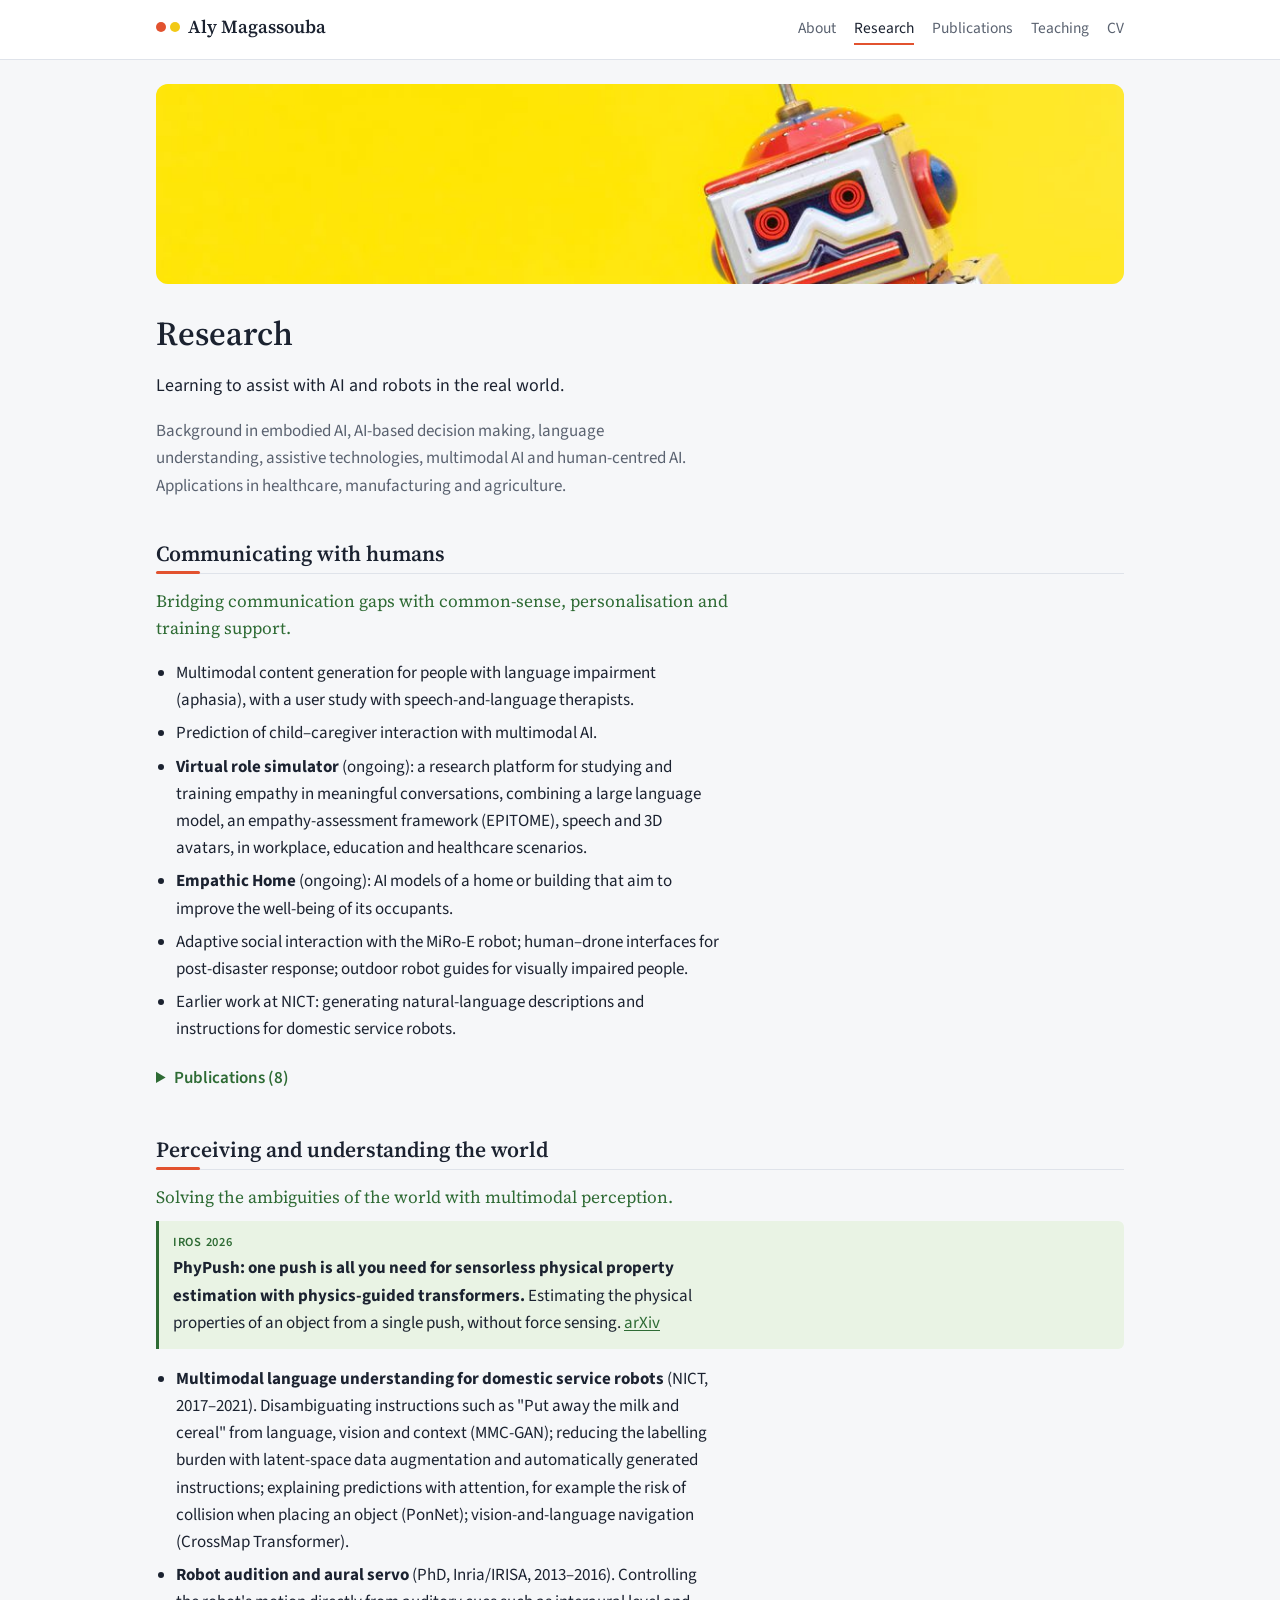
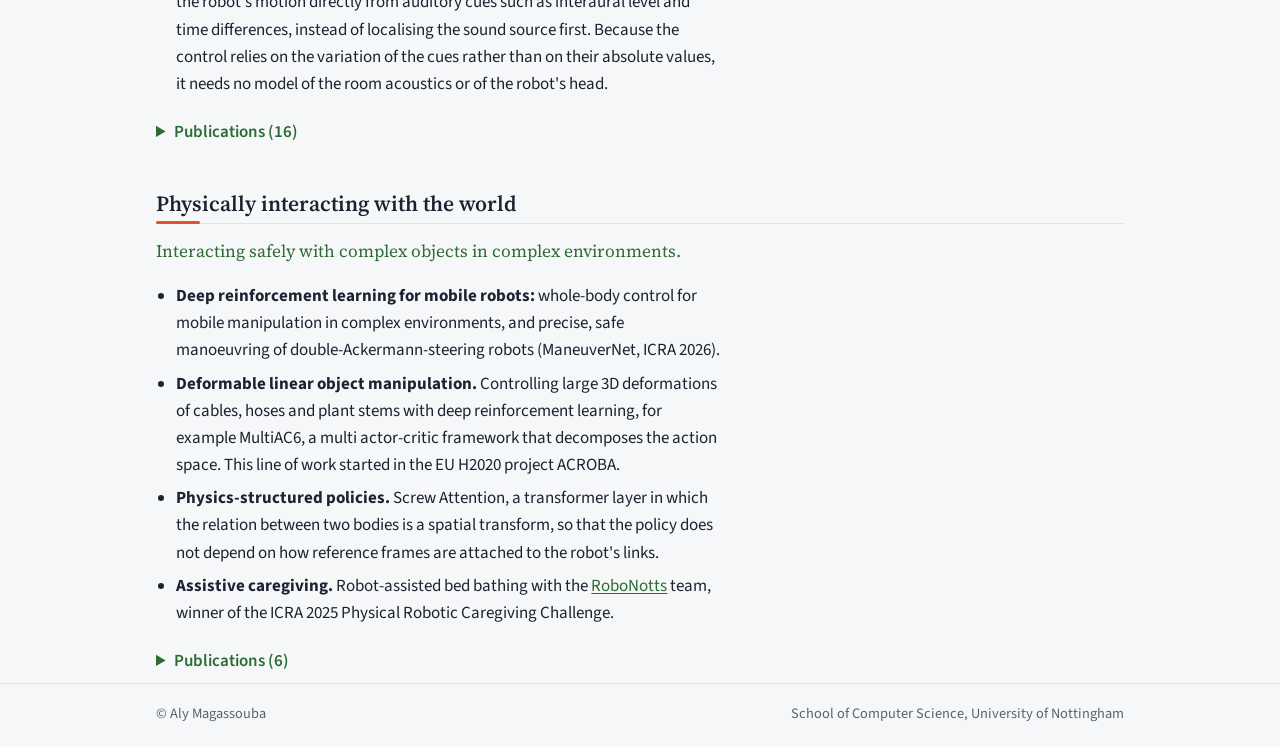
<file: research.html>
<!doctype html>
<html lang="en">
<head>
<meta charset="utf-8">
<meta name="viewport" content="width=device-width, initial-scale=1">
<title>Research | Aly Magassouba</title>
<meta name="description" content="Aly Magassouba, Assistant Professor in Robotics and AI at the University of Nottingham: robot learning, assistive robotics, multimodal perception.">
<link rel="preconnect" href="https://fonts.googleapis.com">
<link rel="preconnect" href="https://fonts.gstatic.com" crossorigin>
<link rel="stylesheet" href="https://fonts.googleapis.com/css2?family=Source+Serif+4:opsz,wght@8..60,500;8..60,600&family=Source+Sans+3:wght@400;600&display=swap">
<link rel="stylesheet" href="assets/style.css">
<link rel="icon" href="assets/favicon.svg" type="image/svg+xml">
</head>
<body>
<header class="site-header">
  <div class="wrap header-inner">
    <a class="brand" href="index.html">Aly Magassouba</a>
    <nav class="nav" aria-label="Main">
      <a href="index.html" data-nav="about">About</a>
      <a href="research.html" data-nav="research" aria-current="page">Research</a>
      <a href="publications.html" data-nav="publications">Publications</a>
      <a href="teaching.html" data-nav="teaching">Teaching</a>
      <a href="cv.pdf" data-nav="cv">CV</a>
    </nav>
  </div>
</header>
<main class="wrap">
<figure class="banner short"><img src="assets/banner-research.jpg" srcset="assets/banner-research-1000.jpg 1000w, assets/banner-research.jpg 2000w" sizes="(max-width: 1000px) 100vw, 968px" alt="" style="object-position: 50% 30%"></figure>
<h1>Research</h1>
<p class="lede">Learning to assist with AI and robots in the real world.</p>
<p class="muted">Background in embodied AI, AI-based decision making, language understanding, assistive technologies, multimodal AI and human-centred AI. Applications in healthcare, manufacturing and agriculture.</p>
<!-- DRAFT: the project descriptions below are short drafts for the author to revise. -->

<section id="communicate" class="theme-section">
  <h2>Communicating with humans</h2>
  <p class="tagline">Bridging communication gaps with common-sense, personalisation and training support.</p>
  <ul class="projects">
    <li>Multimodal content generation for people with language impairment (aphasia), with a user study with speech-and-language therapists.</li>
    <li>Prediction of child&ndash;caregiver interaction with multimodal AI.</li>
    <li><strong>Virtual role simulator</strong> (ongoing): a research platform for studying and training empathy in meaningful conversations, combining a large language model, an empathy-assessment framework (EPITOME), speech and 3D avatars, in workplace, education and healthcare scenarios.</li>
    <li><strong>Empathic Home</strong> (ongoing): AI models of a home or building that aim to improve the well-being of its occupants.</li>
    <li>Adaptive social interaction with the MiRo-E robot; human&ndash;drone interfaces for post-disaster response; outdoor robot guides for visually impaired people.</li>
    <li>Earlier work at NICT: generating natural-language descriptions and instructions for domestic service robots.</li>
  </ul>
  <details class="theme-pubs"><summary>Publications (8)</summary>
<ol class="pubs compact">
<li class="pub"><span class="year">2026</span><div><span class="title">A Multimodal Adaptive Framework for Social Interaction with the MiRo-E Robot</span><br><span class="authors">Yufeng Yang, Pei Shan Yap, Sobanawartiny Wijeakumar, <span class="me">Aly Magassouba</span>, and Nikhil Deshpande</span><br><span class="venue"><em>Sensors</em> 26(4), 1209, 2026.</span> <span class="links"><a href="https://doi.org/10.3390/s26041209">DOI</a></span></div></li>
<li class="pub"><span class="year">2026</span><div><span class="title">Applying a Transformer-based machine-learning model to classify caregiver and infant behaviours during dyadic interactions</span><br><span class="authors">Alexander Turner, <span class="me">Aly Magassouba</span>, and Sobanawartiny Wijeakumar</span><br><span class="venue"><em>Infant Behavior and Development</em> 82, 102175, 2026.</span> <span class="links"><a href="https://doi.org/10.1016/j.infbeh.2025.102175">DOI</a></span></div></li>
<li class="pub"><span class="year">2026</span><div><span class="title">Designing Intuitive Human–Drone Interfaces for Post-disaster Response</span><br><span class="authors">Nishi Shishir, Aulia Nadila, <span class="me">Aly Magassouba</span>, and Nikhil Deshpande</span><br><span class="venue"><em>Companion Proceedings of the 21st ACM/IEEE International Conference on Human-Robot Interaction (HRI)</em>, 1245–1248, 2026.</span> <span class="links"><a href="https://doi.org/10.1145/3776734.3794606">DOI</a></span></div></li>
<li class="pub"><span class="year">2026</span><div><span class="title">From Terrain to Wind Noise: Contextual Factors Shaping Outdoor Robot Guide Design for Visually Impaired People</span><br><span class="authors">Adam Biggs, Emily Burdett, <span class="me">Aly Magassouba</span>, and Praminda Caleb-Solly</span><br><span class="venue"><em>Companion Proceedings of the 21st ACM/IEEE International Conference on Human-Robot Interaction (HRI)</em>, 838–843, 2026.</span> <span class="links"><a href="https://doi.org/10.1145/3776734.3794513">DOI</a></span></div></li>
<li class="pub"><span class="year">2025</span><div><span class="title">An Ethical Risk Assessment of a Social Robot in the Workplace</span><br><span class="authors">Liz Dowthwaite, Karen Lancaster, Elizabeth Marsh, Emma McClaughlin, Pepita Barnard, Praminda Caleb-Solly, Harriet Cameron, Peter Craigon, <span class="me">Aly Magassouba</span>, Frederick Moir, and Helena Webb</span><br><span class="venue"><em>34th IEEE International Conference on Robot and Human Interactive Communication (RO-MAN)</em>, 1859–1864, 2025.</span> <span class="links"><a href="https://doi.org/10.1109/RO-MAN63969.2025.11217608">DOI</a></span></div></li>
<li class="pub"><span class="year">2025</span><div><span class="title">Beyond Detection – Orchestrating Human-Robot-Robot Assistance via an Internet of Robotic Things Paradigm</span><br><span class="authors">Joseph Hunt, Koyo Fujii, <span class="me">Aly Magassouba</span>, and Praminda Caleb-Solly</span><br><span class="venue"><em>International Conference on Social Robotics + AI (ICSR), Lecture Notes in Computer Science</em>, 516–523, 2025.</span> <span class="links"><a href="https://doi.org/10.1007/978-981-95-2379-5_40">DOI</a></span></div></li>
<li class="pub"><span class="year">2020</span><div><span class="title">Alleviating the Burden of Labeling: Sentence Generation by Attention Branch Encoder–Decoder Network</span><br><span class="authors">Tadashi Ogura, <span class="me">Aly Magassouba</span>, Komei Sugiura, Tsubasa Hirakawa, Takayoshi Yamashita, Hironobu Fujiyoshi, and Hisashi Kawai</span><br><span class="venue"><em>IEEE Robotics and Automation Letters</em> 5(4), 5945–5952, 2020.</span> <span class="links"><a href="https://doi.org/10.1109/LRA.2020.3010735">DOI</a></span></div></li>
<li class="pub"><span class="year">2020</span><div><span class="title">Multimodal Attention Branch Network for Perspective-Free Sentence Generation</span><br><span class="authors"><span class="me">Aly Magassouba</span>, Komei Sugiura, and Hisashi Kawai</span><br><span class="venue"><em>Conference on Robot Learning (CoRL), PMLR 100</em>, 76–85, 2020.</span> <span class="links"><a href="https://proceedings.mlr.press/v100/magassouba20a.html">Paper</a></span></div></li>
</ol></details>
</section>

<section id="perceive" class="theme-section">
  <h2>Perceiving and understanding the world</h2>
  <p class="tagline">Solving the ambiguities of the world with multimodal perception.</p>
  <div class="feature">
    <p class="feature-label">IROS 2026</p>
    <p><strong>PhyPush: one push is all you need for sensorless physical property estimation with physics-guided transformers.</strong> Estimating the physical properties of an object from a single push, without force sensing. <a href="https://arxiv.org/abs/2605.26284">arXiv</a></p>
  </div>
  <ul class="projects">
    <li><strong>Multimodal language understanding for domestic service robots</strong> (NICT, 2017&ndash;2021). Disambiguating instructions such as "Put away the milk and cereal" from language, vision and context (MMC-GAN); reducing the labelling burden with latent-space data augmentation and automatically generated instructions; explaining predictions with attention, for example the risk of collision when placing an object (PonNet); vision-and-language navigation (CrossMap Transformer).</li>
    <li><strong>Robot audition and aural servo</strong> (PhD, Inria/IRISA, 2013&ndash;2016). Controlling the robot's motion directly from auditory cues such as interaural level and time differences, instead of localising the sound source first. Because the control relies on the variation of the cues rather than on their absolute values, it needs no model of the room acoustics or of the robot's head.</li>
  </ul>
  <details class="theme-pubs"><summary>Publications (16)</summary>
<ol class="pubs compact">
<li class="pub"><span class="year">2026</span><div><span class="title">PhyPush: One Push is All You Need for Sensorless Physical Property Estimation with Physics-Guided Transformers</span><br><span class="authors">Koyo Fujii, Luis Figueredo, Praminda Caleb-Solly, Ivan Boschi, Edoardo Ida&#x27;, Marco Carricato, and <span class="me">Aly Magassouba</span></span><br><span class="venue"><em>IEEE/RSJ International Conference on Intelligent Robots and Systems (IROS)</em>, 2026.</span> <span class="links"><a href="https://arxiv.org/abs/2605.26284">arXiv</a></span></div></li>
<li class="pub"><span class="year">2021</span><div><span class="title">Predicting and attending to damaging collisions for placing everyday objects in photo-realistic simulations</span><br><span class="authors"><span class="me">Aly Magassouba</span>, Komei Sugiura, Angelica Nakayama, Tsubasa Hirakawa, Takayoshi Yamashita, Hironobu Fujiyoshi, and Hisashi Kawai</span><br><span class="venue"><em>Advanced Robotics</em> 35(12), 787–799, 2021.</span> <span class="links"><a href="https://doi.org/10.1080/01691864.2021.1913446">DOI</a></span></div></li>
<li class="pub"><span class="year">2021</span><div><span class="title">CrossMap Transformer: A Crossmodal Masked Path Transformer Using Double Back-Translation for Vision-and-Language Navigation</span><br><span class="authors"><span class="me">Aly Magassouba</span>, Komei Sugiura, and Hisashi Kawai</span><br><span class="venue"><em>IEEE Robotics and Automation Letters</em> 6(4), 6258–6265, 2021.</span> <span class="links"><a href="https://doi.org/10.1109/LRA.2021.3092686">DOI</a></span></div></li>
<li class="pub"><span class="year">2020</span><div><span class="title">A Multimodal Target-Source Classifier With Attention Branches to Understand Ambiguous Instructions for Fetching Daily Objects</span><br><span class="authors"><span class="me">Aly Magassouba</span>, Komei Sugiura, and Hisashi Kawai</span><br><span class="venue"><em>IEEE Robotics and Automation Letters</em> 5(2), 532–539, 2020.</span> <span class="links"><a href="https://doi.org/10.1109/LRA.2019.2963649">DOI</a></span></div></li>
<li class="pub"><span class="year">2020</span><div><span class="title">Latent-Space Data Augmentation for Visually-Grounded Language Understanding</span><br><span class="authors"><span class="me">Aly Magassouba</span>, Komei Sugiura, and Hisashi Kawai</span><br><span class="venue"><em>Advances in Artificial Intelligence: Selected Papers from the Annual Conference of the Japanese Society for Artificial Intelligence (JSAI 2019), Advances in Intelligent Systems and Computing</em>, 179–187, 2020.</span> <span class="links"><a href="https://doi.org/10.1007/978-3-030-39878-1_17">DOI</a></span></div></li>
<li class="pub"><span class="year">2019</span><div><span class="title">A multimodal target-source classifier model for object fetching from natural language instructions</span><br><span class="authors"><span class="me">Aly Magassouba</span>, Komei Sugiura, and Hisashi Kawai</span><br><span class="venue"><em>Proceedings of the 33rd Annual Conference of the Japanese Society for Artificial Intelligence (JSAI)</em>, 2D3E403, 2019.</span> <span class="links"></span></div></li>
<li class="pub"><span class="year">2019</span><div><span class="title">Understanding Natural Language Instructions for Fetching Daily Objects Using GAN-Based Multimodal Target–Source Classification</span><br><span class="authors"><span class="me">Aly Magassouba</span>, Komei Sugiura, Anh Trinh Quoc, and Hisashi Kawai</span><br><span class="venue"><em>IEEE Robotics and Automation Letters</em> 4(4), 3884–3891, 2019.</span> <span class="links"><a href="https://doi.org/10.1109/LRA.2019.2926223">DOI</a></span></div></li>
<li class="pub"><span class="year">2018</span><div><span class="title">A Multimodal Classifier Generative Adversarial Network for Carry and Place Tasks From Ambiguous Language Instructions</span><br><span class="authors"><span class="me">Aly Magassouba</span>, Komei Sugiura, and Hisashi Kawai</span><br><span class="venue"><em>IEEE Robotics and Automation Letters</em> 3(4), 3113–3120, 2018.</span> <span class="note">Presented at IROS 2018; RoboCup Best Paper Award</span> <span class="links"><a href="https://doi.org/10.1109/LRA.2018.2849607">DOI</a></span></div></li>
<li class="pub"><span class="year">2018</span><div><span class="title">Aural Servo: Sensor-Based Control From Robot Audition</span><br><span class="authors"><span class="me">Aly Magassouba</span>, Nancy Bertin, and François Chaumette</span><br><span class="venue"><em>IEEE Transactions on Robotics</em> 34(3), 572–585, 2018.</span> <span class="links"><a href="https://doi.org/10.1109/TRO.2018.2805310">DOI</a></span></div></li>
<li class="pub"><span class="year">2018</span><div><span class="title">Exploiting the Distance Information of the Interaural Level Difference for Binaural Robot Motion Control</span><br><span class="authors"><span class="me">Aly Magassouba</span>, Nancy Bertin, and François Chaumette</span><br><span class="venue"><em>IEEE Robotics and Automation Letters</em> 3(3), 2048–2055, 2018.</span> <span class="links"><a href="https://doi.org/10.1109/LRA.2018.2806560">DOI</a></span></div></li>
<li class="pub"><span class="year">2016</span><div><span class="title">Audio-based robot control from interchannel level difference and absolute sound energy</span><br><span class="authors"><span class="me">Aly Magassouba</span>, Nancy Bertin, and François Chaumette</span><br><span class="venue"><em>IEEE/RSJ International Conference on Intelligent Robots and Systems (IROS)</em>, 1992–1999, 2016.</span> <span class="links"><a href="https://doi.org/10.1109/IROS.2016.7759314">DOI</a></span></div></li>
<li class="pub"><span class="year">2016</span><div><span class="title">Aural servo: towards an alternative approach to sound localization for robot motion control</span><br><span class="authors"><span class="me">Aly Magassouba</span></span><br><span class="venue">PhD thesis, Université Rennes 1, 2016.</span> <span class="links"></span></div></li>
<li class="pub"><span class="year">2016</span><div><span class="title">Binaural auditory interaction without HRTF for humanoid robots: A sensor-based control approach</span><br><span class="authors"><span class="me">Aly Magassouba</span>, Nancy Bertin, and François Chaumette</span><br><span class="venue"><em>IROS 2016 Workshop on Multimodal Sensor-based Control for HRI and Soft Manipulation</em>, 2016.</span> <span class="links"></span></div></li>
<li class="pub"><span class="year">2016</span><div><span class="title">First applications of sound-based control on a mobile robot equipped with two microphones</span><br><span class="authors"><span class="me">Aly Magassouba</span>, Nancy Bertin, and François Chaumette</span><br><span class="venue"><em>IEEE International Conference on Robotics and Automation (ICRA)</em>, 2557–2562, 2016.</span> <span class="links"><a href="https://doi.org/10.1109/ICRA.2016.7487411">DOI</a></span></div></li>
<li class="pub"><span class="year">2015</span><div><span class="title">Sound-based control with two microphones</span><br><span class="authors"><span class="me">Aly Magassouba</span>, Nancy Bertin, and François Chaumette</span><br><span class="venue"><em>IEEE/RSJ International Conference on Intelligent Robots and Systems (IROS)</em>, 5568–5573, 2015.</span> <span class="links"><a href="https://doi.org/10.1109/IROS.2015.7354166">DOI</a></span></div></li>
<li class="pub"><span class="year">2011</span><div><span class="title">A comparison of several approaches to perform a vision-based long range navigation</span><br><span class="authors">A. Durand Petiteville, V. Cadenat, M. Courdesses, F. Delpech De Frayssinet, and <span class="me">A. Magassouba</span></span><br><span class="venue"><em>10th International Workshop on Electronics, Control, Measurement and Signals (ECMS)</em>, 1–10, 2011.</span> <span class="links"></span></div></li>
</ol></details>
</section>

<section id="physical" class="theme-section">
  <h2>Physically interacting with the world</h2>
  <p class="tagline">Interacting safely with complex objects in complex environments.</p>
  <ul class="projects">
    <li><strong>Deep reinforcement learning for mobile robots:</strong> whole-body control for mobile manipulation in complex environments, and precise, safe manoeuvring of double-Ackermann-steering robots (ManeuverNet, ICRA 2026).</li>
    <li><strong>Deformable linear object manipulation.</strong> Controlling large 3D deformations of cables, hoses and plant stems with deep reinforcement learning, for example MultiAC6, a multi actor-critic framework that decomposes the action space. This line of work started in the EU H2020 project ACROBA.</li>
    <li><strong>Physics-structured policies.</strong> Screw Attention, a transformer layer in which the relation between two bodies is a spatial transform, so that the policy does not depend on how reference frames are attached to the robot's links.</li>
    <li><strong>Assistive caregiving.</strong> Robot-assisted bed bathing with the <a href="https://robonotts.github.io/">RoboNotts</a> team, winner of the ICRA 2025 Physical Robotic Caregiving Challenge.</li>
  </ul>
  <details class="theme-pubs"><summary>Publications (6)</summary>
<ol class="pubs compact">
<li class="pub"><span class="year">2026</span><div><span class="title">Screw Attention: Rigid-Body Algebra Inside a Transformer</span><br><span class="authors"><span class="me">Aly Magassouba</span></span><br><span class="venue"><em>arXiv preprint</em> arXiv:2610.00904, 2026.</span> <span class="links"><a href="https://arxiv.org/abs/2610.00904">arXiv</a></span></div></li>
<li class="pub"><span class="year">2026</span><div><span class="title">DRL-Based Pose Control for Double-Ackermann Robots Under Actuation Uncertainties</span><br><span class="authors">Oussama Zaim, Mélodie Daniel, <span class="me">Aly Magassouba</span>, Miguel Aranda, and Olivier Ly</span><br><span class="venue"><em>ICRA 2026 Workshop on Uncertainty in Open-World Robotics</em>, 2026.</span> <span class="links"><a href="https://arxiv.org/abs/2606.00313">arXiv</a></span></div></li>
<li class="pub"><span class="year">2026</span><div><span class="title">ManeuverNet: A Soft Actor-Critic Framework for Precise Maneuvering of Double-Ackermann-Steering Robots with Optimized Reward Functions</span><br><span class="authors">Kohio Deflesselle, Mélodie Daniel, <span class="me">Aly Magassouba</span>, Miguel Aranda, and Olivier Ly</span><br><span class="venue"><em>IEEE International Conference on Robotics and Automation (ICRA)</em>, 2026.</span> <span class="links"><a href="https://arxiv.org/abs/2602.14726">arXiv</a></span></div></li>
<li class="pub"><span class="year">2026</span><div><span class="title">PhyPush: One Push is All You Need for Sensorless Physical Property Estimation with Physics-Guided Transformers</span><br><span class="authors">Koyo Fujii, Luis Figueredo, Praminda Caleb-Solly, Ivan Boschi, Edoardo Ida&#x27;, Marco Carricato, and <span class="me">Aly Magassouba</span></span><br><span class="venue"><em>IEEE/RSJ International Conference on Intelligent Robots and Systems (IROS)</em>, 2026.</span> <span class="links"><a href="https://arxiv.org/abs/2605.26284">arXiv</a></span></div></li>
<li class="pub"><span class="year">2025</span><div><span class="title">Towards Safe Maneuvering of Double-Ackermann-Steering Robots with a Soft Actor-Critic Framework</span><br><span class="authors">Kohio Deflesselle, Mélodie Daniel, <span class="me">Aly Magassouba</span>, Miguel Aranda, and Olivier Ly</span><br><span class="venue"><em>IROS 2025 Workshop on Safety of Intelligent and Autonomous Vehicles (SIAV-FM2L)</em>, 2025.</span> <span class="links"><a href="https://arxiv.org/abs/2510.10332">arXiv</a></span></div></li>
<li class="pub"><span class="year">2024</span><div><span class="title">Multi Actor-Critic DDPG for Robot Action Space Decomposition: A Framework to Control Large 3D Deformation of Soft Linear Objects</span><br><span class="authors">Mélodie Daniel, <span class="me">Aly Magassouba</span>, Miguel Aranda, Laurent Lequièvre, Juan Antonio Corrales Ramón, Roberto Iglesias Rodriguez, and Youcef Mezouar</span><br><span class="venue"><em>IEEE Robotics and Automation Letters</em> 9(2), 1318–1325, 2024.</span> <span class="links"><a href="https://doi.org/10.1109/LRA.2023.3342672">DOI</a></span></div></li>
</ol></details>
</section>

</main>
<footer class="site-footer">
  <div class="wrap">
    <span>&copy; Aly Magassouba</span>
    <span>School of Computer Science, University of Nottingham</span>
  </div>
</footer>
</body>
</html>
</file>
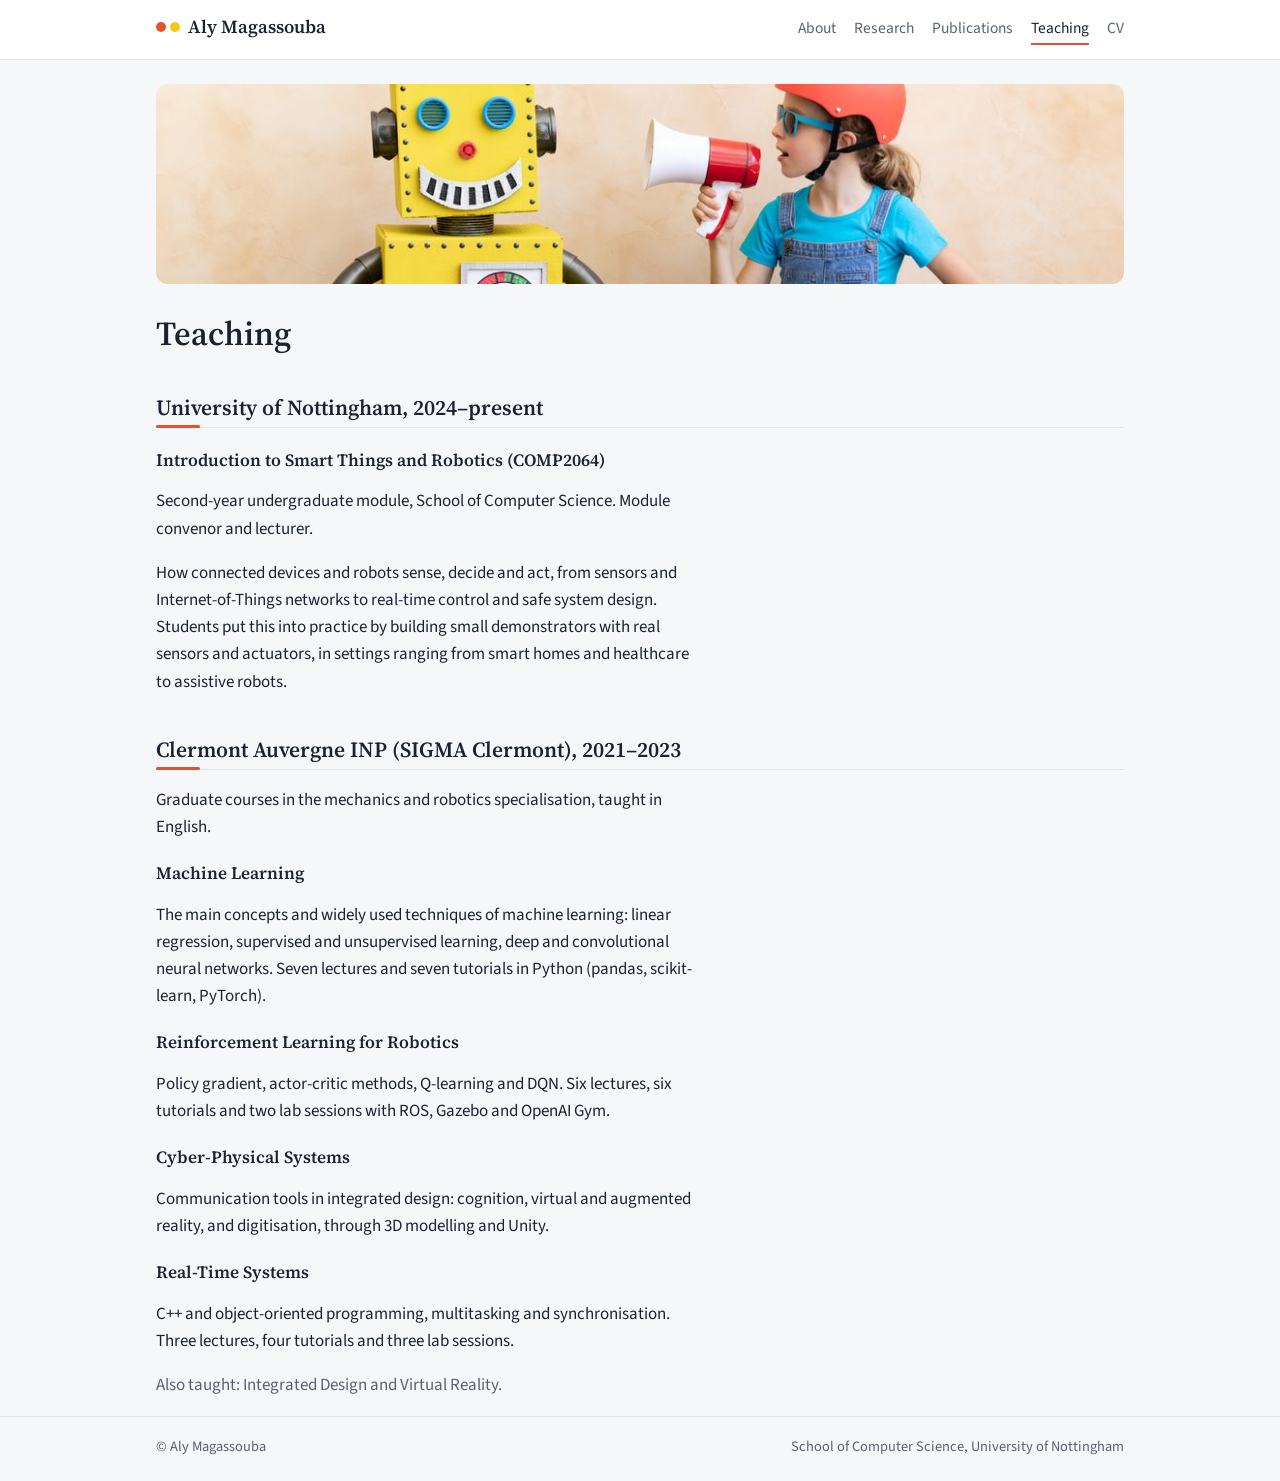
<file: teaching.html>
<!doctype html>
<html lang="en">
<head>
<meta charset="utf-8">
<meta name="viewport" content="width=device-width, initial-scale=1">
<title>Teaching | Aly Magassouba</title>
<meta name="description" content="Aly Magassouba, Assistant Professor in Robotics and AI at the University of Nottingham: robot learning, assistive robotics, multimodal perception.">
<link rel="preconnect" href="https://fonts.googleapis.com">
<link rel="preconnect" href="https://fonts.gstatic.com" crossorigin>
<link rel="stylesheet" href="https://fonts.googleapis.com/css2?family=Source+Serif+4:opsz,wght@8..60,500;8..60,600&family=Source+Sans+3:wght@400;600&display=swap">
<link rel="stylesheet" href="assets/style.css">
<link rel="icon" href="assets/favicon.svg" type="image/svg+xml">
</head>
<body>
<header class="site-header">
  <div class="wrap header-inner">
    <a class="brand" href="index.html">Aly Magassouba</a>
    <nav class="nav" aria-label="Main">
      <a href="index.html" data-nav="about">About</a>
      <a href="research.html" data-nav="research">Research</a>
      <a href="publications.html" data-nav="publications">Publications</a>
      <a href="teaching.html" data-nav="teaching" aria-current="page">Teaching</a>
      <a href="cv.pdf" data-nav="cv">CV</a>
    </nav>
  </div>
</header>
<main class="wrap">
<figure class="banner short"><img src="assets/banner-teaching.jpg" srcset="assets/banner-teaching-1000.jpg 1000w, assets/banner-teaching.jpg 2000w" sizes="(max-width: 1000px) 100vw, 968px" alt="" style="object-position: 50% 38%"></figure>
<h1>Teaching</h1>

<h2>University of Nottingham, 2024&ndash;present</h2>
<h3>Introduction to Smart Things and Robotics (COMP2064)</h3>
<p>Second-year undergraduate module, School of Computer Science. Module convenor and lecturer.</p>
<p>How connected devices and robots sense, decide and act, from sensors and Internet-of-Things networks to real-time control and safe system design. Students put this into practice by building small demonstrators with real sensors and actuators, in settings ranging from smart homes and healthcare to assistive robots.</p>

<h2>Clermont Auvergne INP (SIGMA Clermont), 2021&ndash;2023</h2>
<p>Graduate courses in the mechanics and robotics specialisation, taught in English.</p>

<h3>Machine Learning</h3>
<p>The main concepts and widely used techniques of machine learning: linear regression, supervised and unsupervised learning, deep and convolutional neural networks. Seven lectures and seven tutorials in Python (pandas, scikit-learn, PyTorch).</p>

<h3>Reinforcement Learning for Robotics</h3>
<p>Policy gradient, actor-critic methods, Q-learning and DQN. Six lectures, six tutorials and two lab sessions with ROS, Gazebo and OpenAI Gym.</p>

<h3>Cyber-Physical Systems</h3>
<p>Communication tools in integrated design: cognition, virtual and augmented reality, and digitisation, through 3D modelling and Unity.</p>

<h3>Real-Time Systems</h3>
<p>C++ and object-oriented programming, multitasking and synchronisation. Three lectures, four tutorials and three lab sessions.</p>

<p class="muted">Also taught: Integrated Design and Virtual Reality.</p>

</main>
<footer class="site-footer">
  <div class="wrap">
    <span>&copy; Aly Magassouba</span>
    <span>School of Computer Science, University of Nottingham</span>
  </div>
</footer>
</body>
</html>
</file>
<file: assets/style.css>
/* Aly Magassouba: site styles. Colours are tokens; dark mode redefines the tokens only. */
:root {
  --bg: #f6f7f9;
  --surface: #ffffff;
  --text: #1b2230;
  --muted: #5a6270;
  --rule: #dfe3ea;
  --accent: #2e6b34;
  --accent-soft: #e9f3e4;
  --tag: #7a5600;
  --tag-bg: #fff1b8;
  --pop: #e2522f;
  --sun: #f2c916;
  --measure: 68ch;
  --serif: "Source Serif 4", Georgia, "Times New Roman", serif;
  --sans: "Source Sans 3", "Segoe UI", Roboto, Helvetica, Arial, sans-serif;
}
@media (prefers-color-scheme: dark) {
  :root:not([data-theme="light"]) {
    --bg: #11151b;
    --surface: #171c24;
    --text: #e3e7ee;
    --muted: #9aa3b2;
    --rule: #2a313c;
    --accent: #9fd18b;
    --accent-soft: #1c2a1d;
    --tag: #f6d36b;
    --tag-bg: #2f2a12;
    --pop: #ff8a65;
    --sun: #f2c916;
  }
}
:root[data-theme="dark"] {
  --bg: #11151b; --surface: #171c24; --text: #e3e7ee; --muted: #9aa3b2;
  --rule: #2a313c; --accent: #9fd18b; --accent-soft: #1c2a1d; --tag: #f6d36b; --tag-bg: #2f2a12;
  --pop: #ff8a65; --sun: #f2c916;
}

* { box-sizing: border-box; }
html { -webkit-text-size-adjust: 100%; }
body {
  margin: 0; background: var(--bg); color: var(--text);
  font: 17px/1.6 var(--sans);
}
a { color: var(--accent); text-decoration-thickness: 1px; text-underline-offset: 2px; }
a:hover { text-decoration-thickness: 2px; }
a:focus-visible { outline: 2px solid var(--accent); outline-offset: 2px; border-radius: 2px; }
.wrap { max-width: 1000px; margin: 0 auto; padding: 0 16px; }

/* header */
.site-header { border-bottom: 1px solid var(--rule); background: var(--surface); }
.header-inner { display: flex; flex-wrap: wrap; align-items: baseline; justify-content: space-between;
  gap: 8px 24px; padding-top: 14px; padding-bottom: 14px; }
.brand { font: 600 1.15rem var(--serif); color: var(--text); text-decoration: none; }
.nav { display: flex; flex-wrap: wrap; gap: 4px 18px; }
.nav a { color: var(--muted); text-decoration: none; font-size: 0.97rem; padding: 2px 0;
  border-bottom: 2px solid transparent; }
.nav a:hover { color: var(--text); }
.nav a[aria-current="page"] { color: var(--text); border-bottom-color: var(--pop); }

main { padding-top: 40px; padding-bottom: 56px; }
h1, h2, h3 { font-family: var(--serif); font-weight: 600; line-height: 1.25; text-wrap: balance; }
h1 { font-size: 2.1rem; margin: 0 0 6px; }
h2 { font-size: 1.35rem; margin: 40px 0 14px; padding-bottom: 6px; border-bottom: 1px solid var(--rule);
  position: relative; }
h2::after { content: ""; position: absolute; left: 0; bottom: -1px; width: 44px; height: 3px;
  background: var(--pop); border-radius: 2px; }
h3 { font-size: 1.08rem; margin: 22px 0 6px; }
p, li { max-width: var(--measure); }
.lede { font-size: 1.12rem; }
.muted { color: var(--muted); }

/* profile block on the home page */
.profile { display: grid; grid-template-columns: 160px 1fr; gap: 28px; align-items: start; }
.portrait { width: 160px; height: 160px; border-radius: 50%; background: var(--accent-soft);
  display: grid; place-items: center; font: 600 2.6rem var(--serif); color: var(--accent);
  overflow: hidden; }
.portrait img { width: 100%; height: 100%; object-fit: cover; }
.role { font-size: 1.1rem; color: var(--accent); margin: 0; }
.affil { color: var(--muted); margin: 2px 0 14px; }
.links-row { display: flex; flex-wrap: wrap; gap: 6px 16px; padding: 0; margin: 12px 0 0; list-style: none; }
.links-row a { font-size: 0.95rem; overflow-wrap: anywhere; }
p, li { overflow-wrap: break-word; }

/* two-column facts (education, awards, positions) */
.facts { list-style: none; padding: 0; margin: 0; }
.facts li { display: grid; grid-template-columns: 7.5rem 1fr; gap: 4px 16px; padding: 6px 0;
  max-width: none; border-bottom: 1px solid var(--rule); }
.facts li:last-child { border-bottom: 0; }
.facts .when { color: var(--muted); font-variant-numeric: tabular-nums; }
.chips { display: flex; flex-wrap: wrap; gap: 8px; padding: 0; list-style: none; }
.chips li { background: var(--accent-soft); color: var(--text); border-radius: 999px;
  padding: 3px 12px; font-size: 0.93rem; }

/* research themes */
.theme { padding: 4px 0 8px; }
.theme p { margin: 6px 0; }

/* publications */
.pubs { list-style: none; padding: 0; margin: 0; }
.pub { display: grid; grid-template-columns: 3.5rem 1fr; gap: 0 14px; padding: 10px 0;
  border-bottom: 1px solid var(--rule); max-width: none; }
.pub:last-child { border-bottom: 0; }
.pub .year { color: var(--muted); font-variant-numeric: tabular-nums; }
.pub .title { font-weight: 600; }
.pub .authors { color: var(--text); font-size: 0.95rem; }
.pub .me { font-weight: 600; text-decoration: underline; text-decoration-color: var(--rule);
  text-underline-offset: 3px; }
.pub .venue, .pub .note { color: var(--muted); font-size: 0.95rem; }
.pub .links a { font-size: 0.88rem; margin-right: 8px; }
.tag { font-size: 0.78rem; letter-spacing: 0.03em; text-transform: uppercase; color: var(--tag);
  background: var(--tag-bg); border-radius: 4px; padding: 1px 6px; white-space: nowrap; }
.toc { display: flex; flex-wrap: wrap; gap: 4px 18px; font-size: 0.95rem; margin: 6px 0 0; }

/* footer */
.site-footer { border-top: 1px solid var(--rule); color: var(--muted); font-size: 0.9rem; }
.site-footer .wrap { display: flex; flex-wrap: wrap; justify-content: space-between; gap: 6px 16px;
  padding-top: 18px; padding-bottom: 22px; }

@media (max-width: 640px) {
  body { font-size: 16px; }
  main { padding-top: 26px; }
  h1 { font-size: 1.75rem; }
  .profile { grid-template-columns: 1fr; gap: 16px; }
  .portrait { width: 112px; height: 112px; font-size: 1.9rem; }
  .facts li { grid-template-columns: 1fr; gap: 0; }
  .pub { grid-template-columns: 1fr; }
}
@media (prefers-reduced-motion: reduce) { * { transition: none !important; } }

/* research themes, news, featured publication */
.themes-grid { display: grid; grid-template-columns: repeat(auto-fit, minmax(220px, 1fr)); gap: 12px; }
.theme-card { display: flex; flex-direction: column; gap: 6px; padding: 14px 16px; background: var(--surface);
  border: 1px solid var(--rule); border-radius: 8px; color: var(--text); text-decoration: none; }
.theme-card strong { font-family: var(--serif); font-size: 1.05rem; color: var(--accent); }
.theme-card span { color: var(--muted); font-size: 0.95rem; }
.theme-card:hover { border-color: var(--accent); }
.selected .pubs li:first-child { border-left: 3px solid var(--accent); padding-left: 12px; background: var(--accent-soft);
  border-radius: 0 6px 6px 0; }
.news li strong { font-weight: 600; }
.theme-section { scroll-margin-top: 16px; }
.tagline { font-family: var(--serif); font-size: 1.08rem; color: var(--accent); margin: 0 0 10px; }
.projects { padding-left: 1.2em; }
.projects li { margin: 6px 0; }
.feature { border-left: 3px solid var(--accent); background: var(--accent-soft); padding: 10px 14px;
  border-radius: 0 6px 6px 0; margin: 10px 0 14px; }
.feature p { margin: 2px 0; }
.feature-label { font-size: 0.78rem; letter-spacing: 0.06em; text-transform: uppercase; color: var(--accent); font-weight: 600; }
.theme-pubs { margin: 8px 0 4px; }
.theme-pubs summary { cursor: pointer; color: var(--accent); font-weight: 600; padding: 4px 0; }
.themes { display: inline-flex; flex-wrap: wrap; gap: 4px 10px; margin-top: 2px; }
.theme-tag { font-size: 0.8rem; color: var(--muted); text-decoration: none; border: 1px solid var(--rule);
  border-radius: 999px; padding: 0 8px; }
.theme-tag:hover { color: var(--accent); border-color: var(--accent); }
.portrait { background: transparent; }

/* colour: banners from the toy-robot photographs, and one accent per research theme */
.banner { margin: 0 0 28px; border-radius: 12px; overflow: hidden; background: var(--accent-soft); }
.banner img { display: block; width: 100%; height: 300px; object-fit: cover; }
.banner.short img { height: 200px; }
main:has(> .banner:first-child) { padding-top: 24px; }
.theme-card { border-top: 4px solid var(--accent); }
.theme-card:nth-child(2) { border-top-color: var(--sun); }
.theme-card:nth-child(3) { border-top-color: var(--pop); }
.brand::before { content: ""; display: inline-block; width: 10px; height: 10px; margin-right: 8px;
  border-radius: 50%; background: var(--pop); box-shadow: 14px 0 0 var(--sun); margin-right: 22px;
  vertical-align: 1px; }
@media (max-width: 640px) {
  .banner img { height: 170px; }
  .banner.short img { height: 130px; }
}

/* selected publications: a thumbnail of each paper's robot or task */
.pub.has-thumb { grid-template-columns: 150px 1fr; gap: 0 18px; align-items: start; }
.pub .thumb { width: 150px; aspect-ratio: 4 / 3; object-fit: cover; border-radius: 6px;
  border: 1px solid var(--rule); background: var(--surface); display: block; }
@media (max-width: 640px) {
  .pub.has-thumb { grid-template-columns: 96px 1fr; gap: 0 12px; }
  .pub .thumb { width: 96px; }
}
</file>
